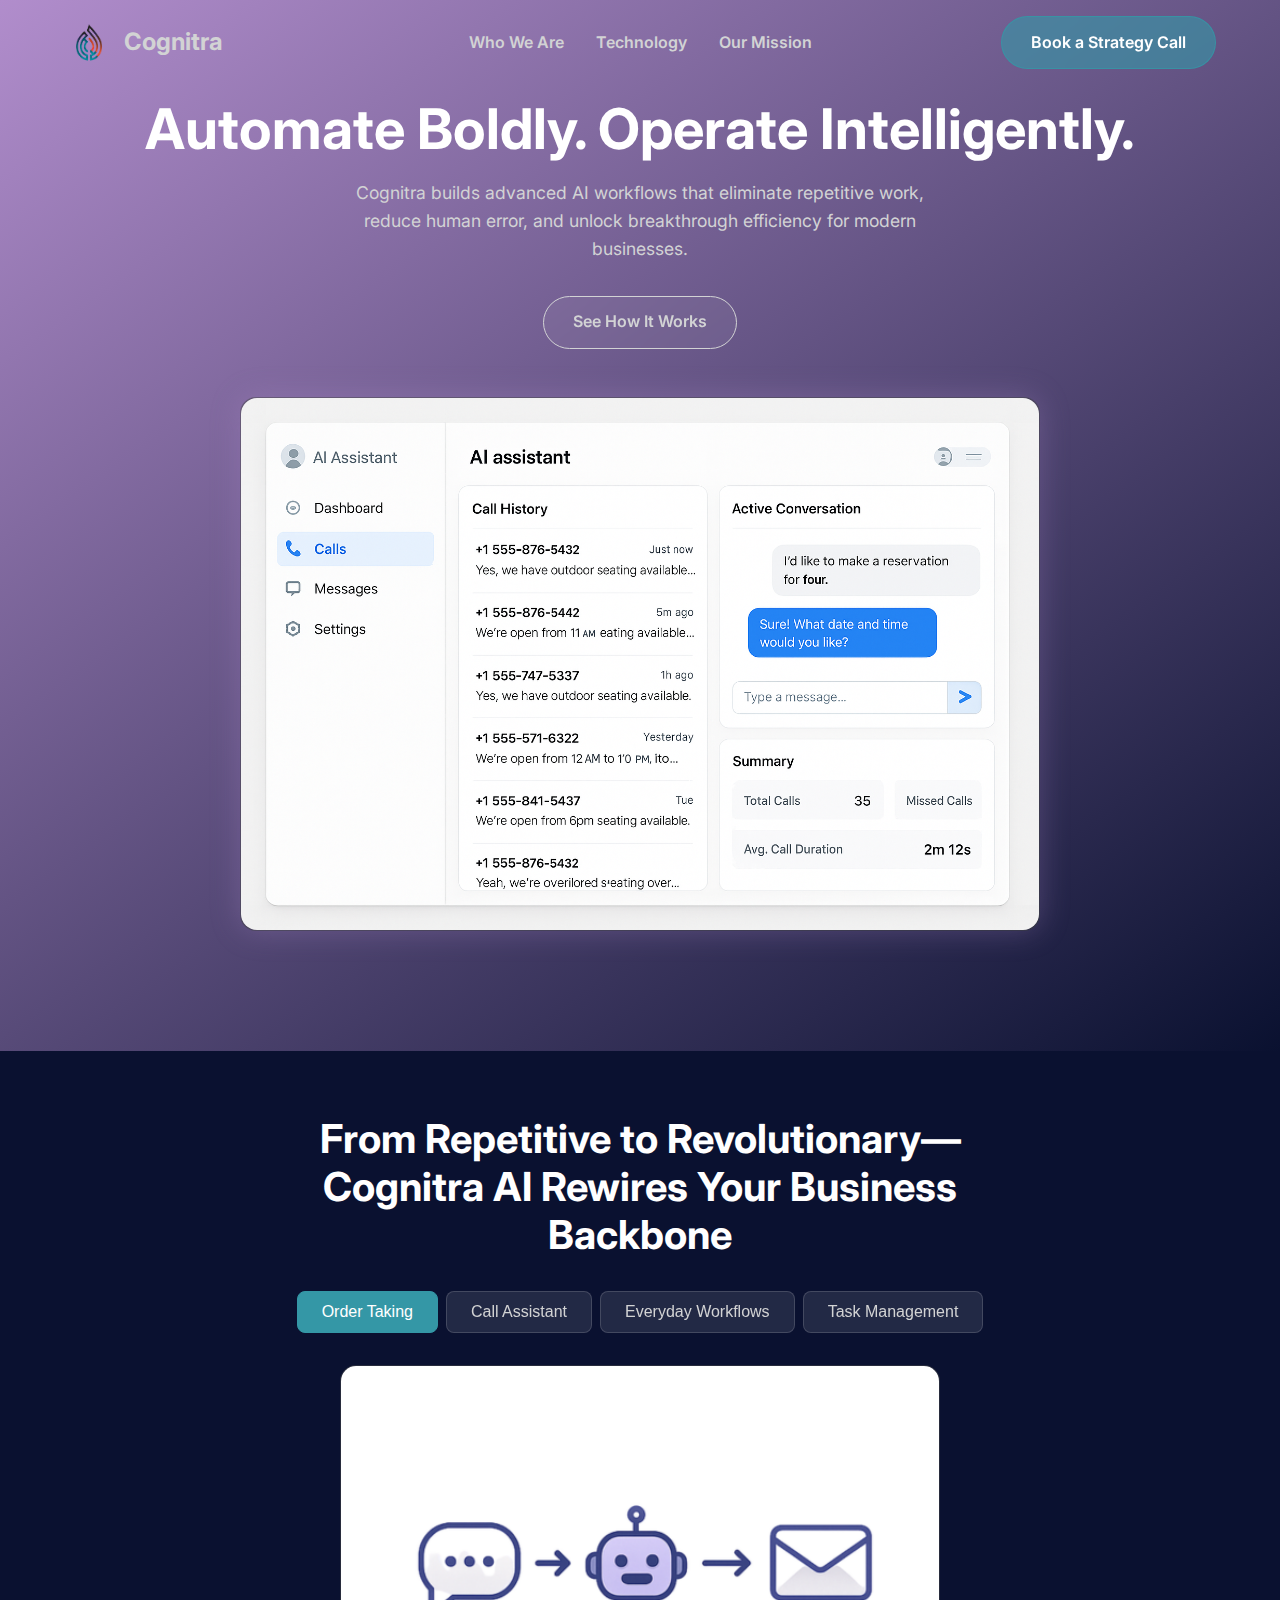
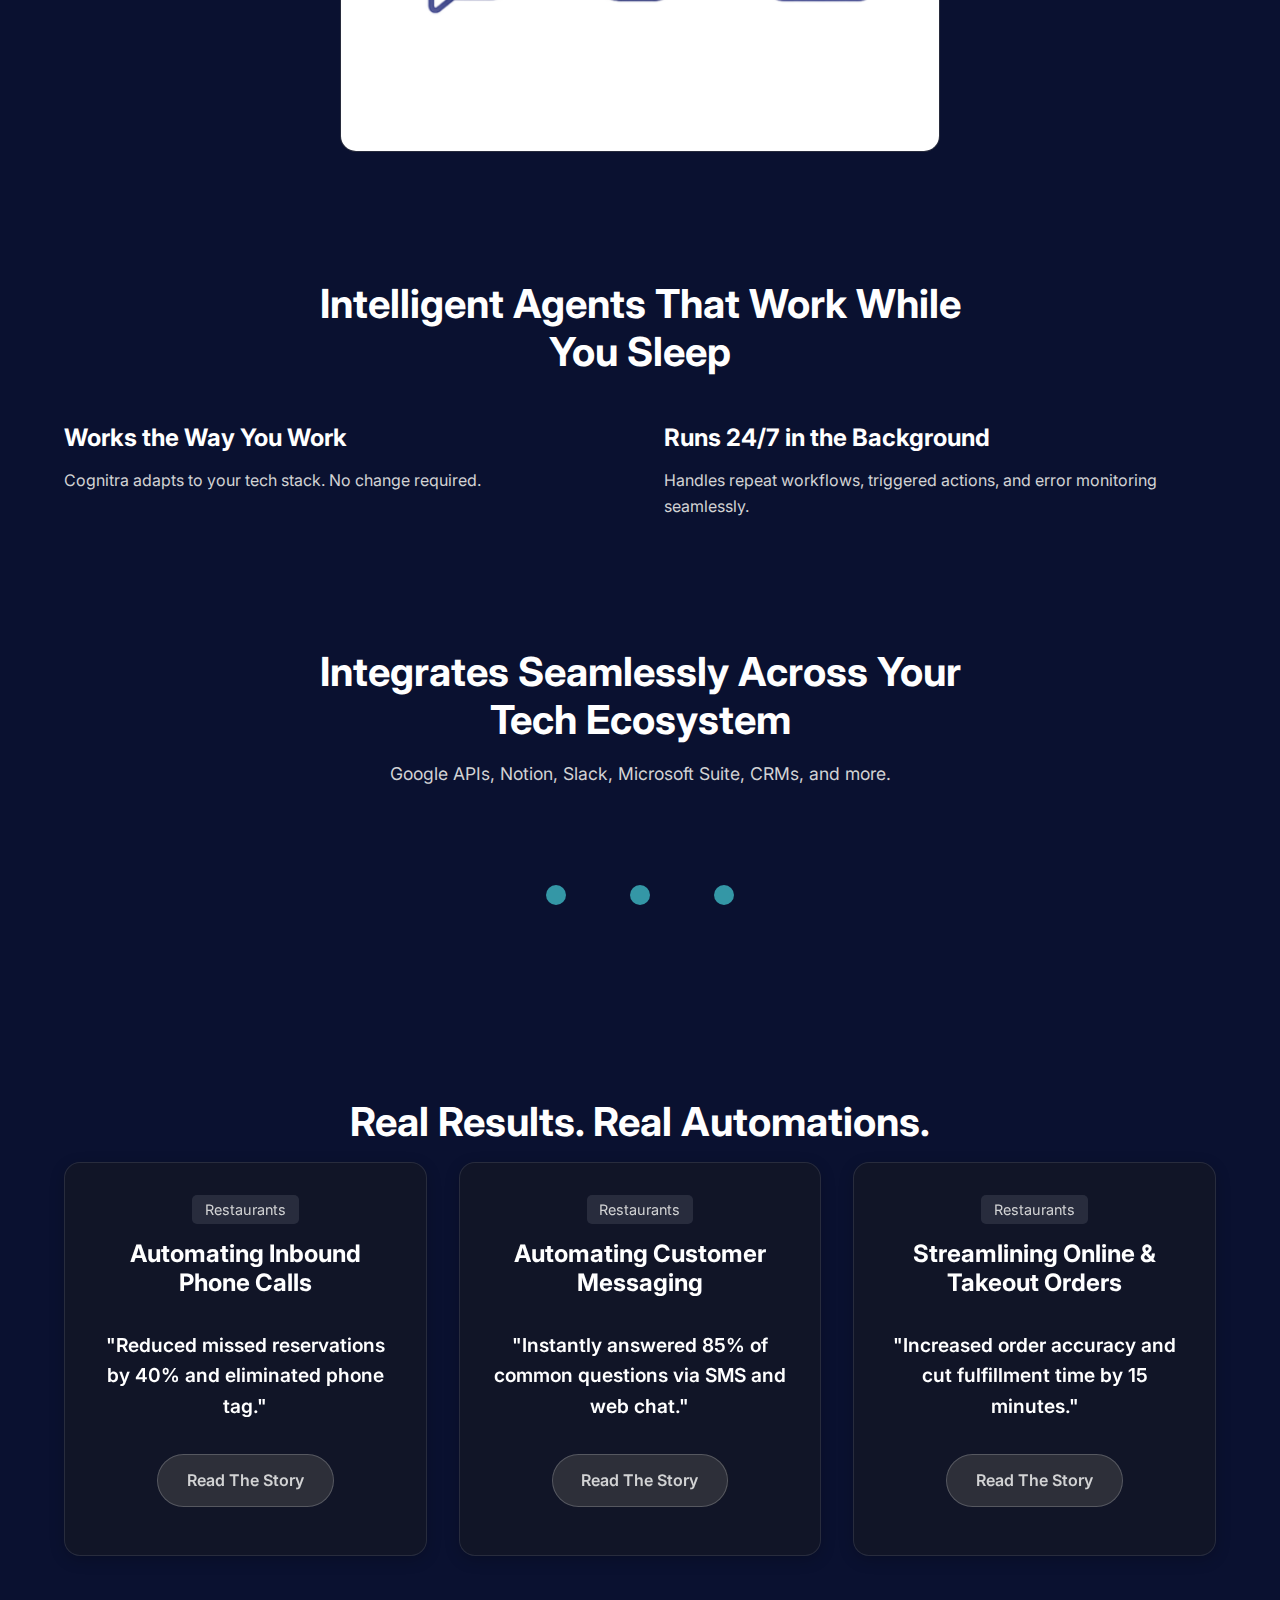
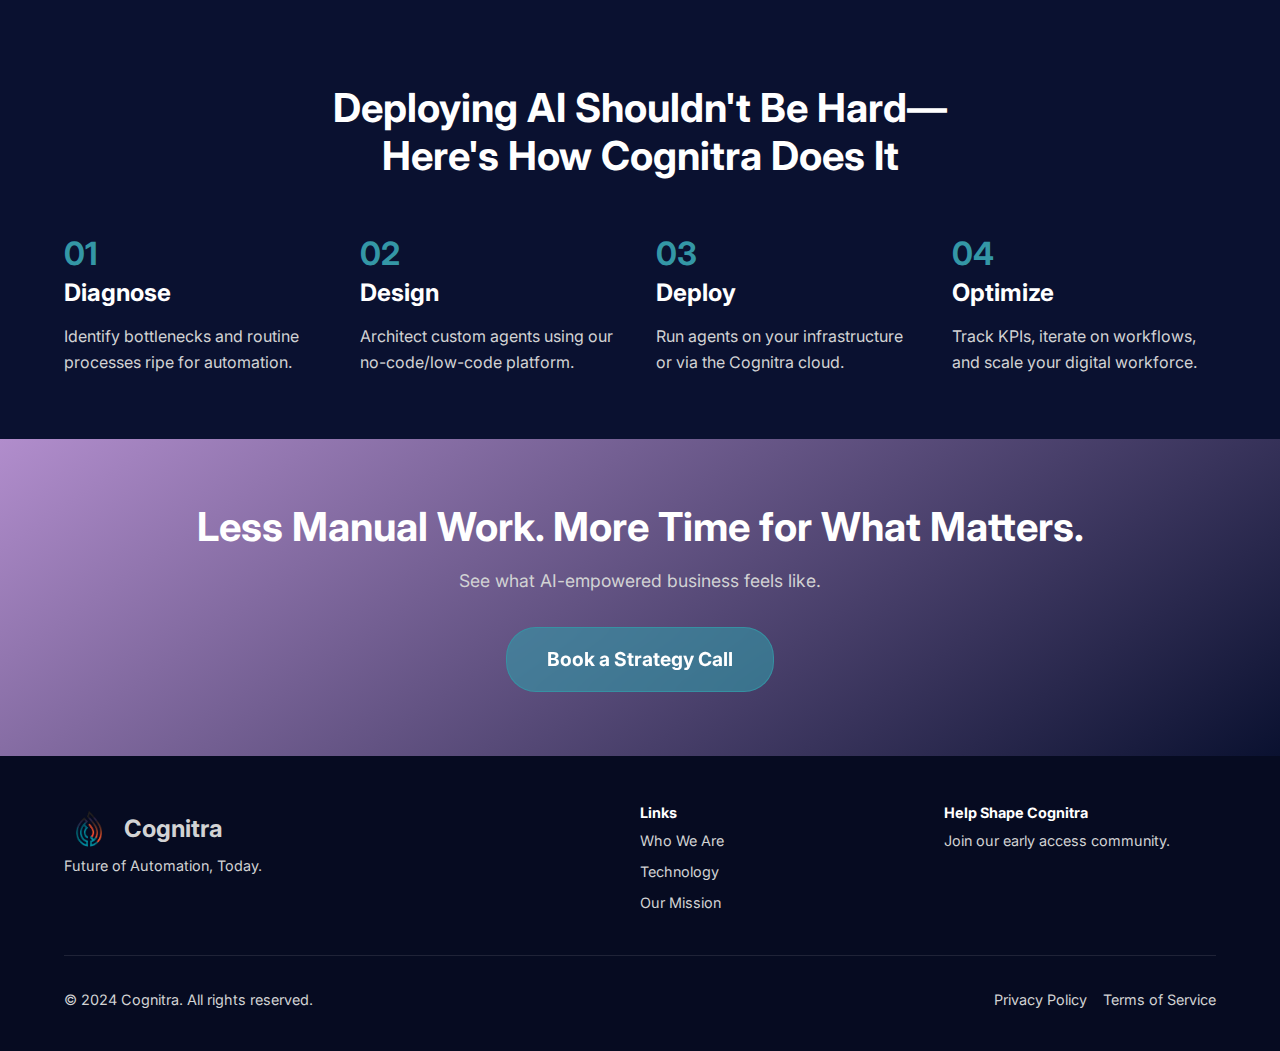
<file: index.html>
<!DOCTYPE html>
<html lang="en">
<head>
    <meta charset="UTF-8">
    <meta name="viewport" content="width=device-width, initial-scale=1.0">
    <title>Cognitra - Automate Boldly. Operate Intelligently.</title>
    <link rel="icon" href="docs/assets/cognitralogo.png" type="image/png">
    <link rel="stylesheet" href="style.css">
    <link rel="preconnect" href="https://fonts.googleapis.com">
    <link rel="preconnect" href="https://fonts.gstatic.com" crossorigin>
    <link href="https://fonts.googleapis.com/css2?family=Inter:wght@400;600;700&display=swap" rel="stylesheet">
    <link rel="stylesheet" href="https://cdnjs.cloudflare.com/ajax/libs/font-awesome/6.5.1/css/all.min.css">
</head>
<body>

    <header>
        <nav class="container">
            <a href="#" class="logo">
                <img src="docs/assets/cognitralogo.png" alt="Cognitra Logo" class="logo-img">
                <span>Cognitra</span>
            </a>
            <button class="nav-toggle" aria-label="Open navigation" aria-expanded="false">&#9776;</button>
            <ul>
                <li><a href="pages/who-we-are.html">Who We Are</a></li>
                <li><a href="pages/technology.html">Technology</a></li>
                <li><a href="pages/our-mission.html">Our Mission</a></li>
                <li class="mobile-only"><a href="#" class="btn btn-primary open-strategy-modal">Book a Strategy Call</a></li>
            </ul>
            <div class="nav-buttons desktop-only">
                <a href="#" class="btn btn-primary open-strategy-modal">Book a Strategy Call</a>
            </div>
        </nav>
    </header>

    <main>
        <!-- 🏁 Hero Section -->
        <section id="hero">
            <div class="container">
                <h1>Automate Boldly. Operate Intelligently.</h1>
                <p class="subheadline">Cognitra builds advanced AI workflows that eliminate repetitive work, reduce human error, and unlock breakthrough efficiency for modern businesses.</p>
                <div class="cta-buttons">
                    <a href="#how-it-works" class="btn btn-ghost">See How It Works</a>
                </div>
                <div class="agent-showcase">
                    <div class="agent-window">
                        <img src="docs/assets/restaurantaggent.png" alt="AI agent dashboard for restaurant automation">
                    </div>
                </div>
            </div>
        </section>

        <!-- ⚙️ Enterprise-Grade AI Workflows Section -->
        <section id="workflows" class="dark-section">
            <div class="container">
                <h2>From Repetitive to Revolutionary—Cognitra AI Rewires Your Business Backbone</h2>
                <div class="toggle-tabs">
                    <button class="active" data-image="docs/assets/ordertaking.png">Order Taking</button>
                    <button data-image="docs/assets/callassistant.png">Call Assistant</button>
                    <button data-image="docs/assets/everydayworkflows.png">Everyday Workflows</button>
                    <button data-image="docs/assets/taskmenagment.png">Task Management</button>
                </div>
                <div class="flow-diagram-window">
                    <img src="docs/assets/ordertaking.png" alt="Workflow diagram for AI agent" id="workflow-image">
                </div>
            </div>
        </section>

        <!-- 🔄 Your Always-On Digital Workforce Section -->
        <section id="workforce" class="dark-section">
            <div class="container">
                <h2>Intelligent Agents That Work While You Sleep</h2>
                <div class="columns">
                    <div class="column">
                        <h3>Works the Way You Work</h3>
                        <p>Cognitra adapts to your tech stack. No change required.</p>
                        <!-- Icons of tools would go here -->
                    </div>
                    <div class="column">
                        <h3>Runs 24/7 in the Background</h3>
                        <p>Handles repeat workflows, triggered actions, and error monitoring seamlessly.</p>
                        <!-- Smart scheduling UI mockup would go here -->
                    </div>
                </div>
            </div>
        </section>

        <!-- 🔌 Deep Integrations Panel -->
        <section id="integrations" class="dark-section">
            <div class="container">
                <h2>Integrates Seamlessly Across Your Tech Ecosystem</h2>
                <p class="subheadline">Google APIs, Notion, Slack, Microsoft Suite, CRMs, and more.</p>
                <div class="integrations-visual">
                    <!-- Placeholder for pulsing nodes illustration -->
                    <div class="node"></div>
                    <div class="node"></div>
                    <div class="node"></div>
                    
                </div>
            </div>
        </section>

        <!-- 📊 Case Study Showcase -->
        <section id="case-studies" class="dark-section">
            <div class="container">
                <h2>Real Results. Real Automations.</h2>
                <div class="case-study-cards">
                    <div class="card" style="text-align:center; display:flex; flex-direction:column; align-items:center; justify-content:center;">
                        <span class="tag">Restaurants</span>
                        <h3>Automating Inbound Phone Calls</h3>
                        <p class="outcome">"Reduced missed reservations by 40% and eliminated phone tag."</p>
                        <div style="margin-top:1rem; margin-bottom:1rem; display:flex; gap:1rem; justify-content:center;">
                            <a href="pages/automating-calls.html" class="btn btn-secondary">Read The Story</a>
                        </div>
                    </div>
                    <div class="card" style="text-align:center; display:flex; flex-direction:column; align-items:center; justify-content:center;">
                        <span class="tag">Restaurants</span>
                        <h3>Automating Customer Messaging</h3>
                        <p class="outcome">"Instantly answered 85% of common questions via SMS and web chat."</p>
                        <div style="margin-top:1rem; margin-bottom:1rem; display:flex; gap:1rem; justify-content:center;">
                            <a href="pages/automating-messages.html" class="btn btn-secondary">Read The Story</a>
                        </div>
                    </div>
                    <div class="card" style="text-align:center; display:flex; flex-direction:column; align-items:center; justify-content:center;">
                        <span class="tag">Restaurants</span>
                        <h3>Streamlining Online & Takeout Orders</h3>
                        <p class="outcome">"Increased order accuracy and cut fulfillment time by 15 minutes."</p>
                        <div style="margin-top:1rem; margin-bottom:1rem; display:flex; gap:1rem; justify-content:center;">
                            <a href="pages/automated-ordering.html" class="btn btn-secondary">Read The Story</a>
                        </div>
                    </div>
                </div>
            </div>
        </section>

        <!-- 🧠 How It Works -->
        <section id="how-it-works" class="dark-section">
            <div class="container">
                <h2>Deploying AI Shouldn't Be Hard—Here's How Cognitra Does It</h2>
                <div class="steps">
                    <div class="step">
                        <div class="step-number">01</div>
                        <h3>Diagnose</h3>
                        <p>Identify bottlenecks and routine processes ripe for automation.</p>
                    </div>
                    <div class="step">
                        <div class="step-number">02</div>
                        <h3>Design</h3>
                        <p>Architect custom agents using our no-code/low-code platform.</p>
                    </div>
                    <div class="step">
                        <div class="step-number">03</div>
                        <h3>Deploy</h3>
                        <p>Run agents on your infrastructure or via the Cognitra cloud.</p>
                    </div>
                    <div class="step">
                        <div class="step-number">04</div>
                        <h3>Optimize</h3>
                        <p>Track KPIs, iterate on workflows, and scale your digital workforce.</p>
                    </div>
                </div>
            </div>
        </section>

        <!-- 🧱 Bottom CTA Banner -->
        <section id="bottom-cta">
            <div class="container">
                <h2>Less Manual Work. More Time for What Matters.</h2>
                <p class="subheadline">See what AI-empowered business feels like.</p>
                <a href="#" class="btn btn-primary open-strategy-modal">Book a Strategy Call</a>
            </div>
        </section>
    </main>

    <footer>
        <div class="container">
            <div class="footer-main">
                <div class="footer-left">
                    <a href="#" class="logo">
                        <img src="docs/assets/cognitralogo.png" alt="Cognitra Logo" class="logo-img">
                        <span>Cognitra</span>
                    </a>
                    <p>Future of Automation, Today.</p>
                </div>
                <div class="footer-center">
                    <h4>Links</h4>
                    <ul>
                        <li><a href="pages/who-we-are.html">Who We Are</a></li>
                        <li><a href="pages/technology.html">Technology</a></li>
                        <li><a href="pages/our-mission.html">Our Mission</a></li>
                    </ul>
                </div>
                <div class="footer-right">
                    <h4>Help Shape Cognitra</h4>
                    <p>Join our early access community.</p>
                    <!-- Add Discord/GitHub icons here if needed -->
                </div>
            </div>
            <div class="footer-bottom">
                <p>&copy; 2024 Cognitra. All rights reserved.</p>
                <ul>
                    <li><a href="#">Privacy Policy</a></li>
                    <li><a href="#">Terms of Service</a></li>
                </ul>
            </div>
        </div>
    </footer>

    <script src="script.js"></script>
</main>

<!-- Modal Popup for Strategy Call -->
<div id="strategy-modal-overlay" class="modal-overlay">
    <div class="modal-window">
        <form id="strategy-contact-form" class="contact-form">
            <h2>Contact Us</h2>
            <label for="contact-name">Name & Surname</label>
            <input type="text" id="contact-name" name="name" required placeholder="Your full name">

            <label for="contact-email">Email</label>
            <input type="email" id="contact-email" name="email" required placeholder="you@email.com">

            <label for="contact-position">Position & Company</label>
            <input type="text" id="contact-position" name="position" required placeholder="Your position & company">

            <label for="contact-message">Brief Description</label>
            <textarea id="contact-message" name="message" rows="4" required placeholder="How can we help you?"></textarea>

            <button type="submit" class="btn btn-primary" id="send-contact-btn">Send</button>
        </form>
    </div>
</div>

<script src="script.js"></script>
</body>
</html>
</file>
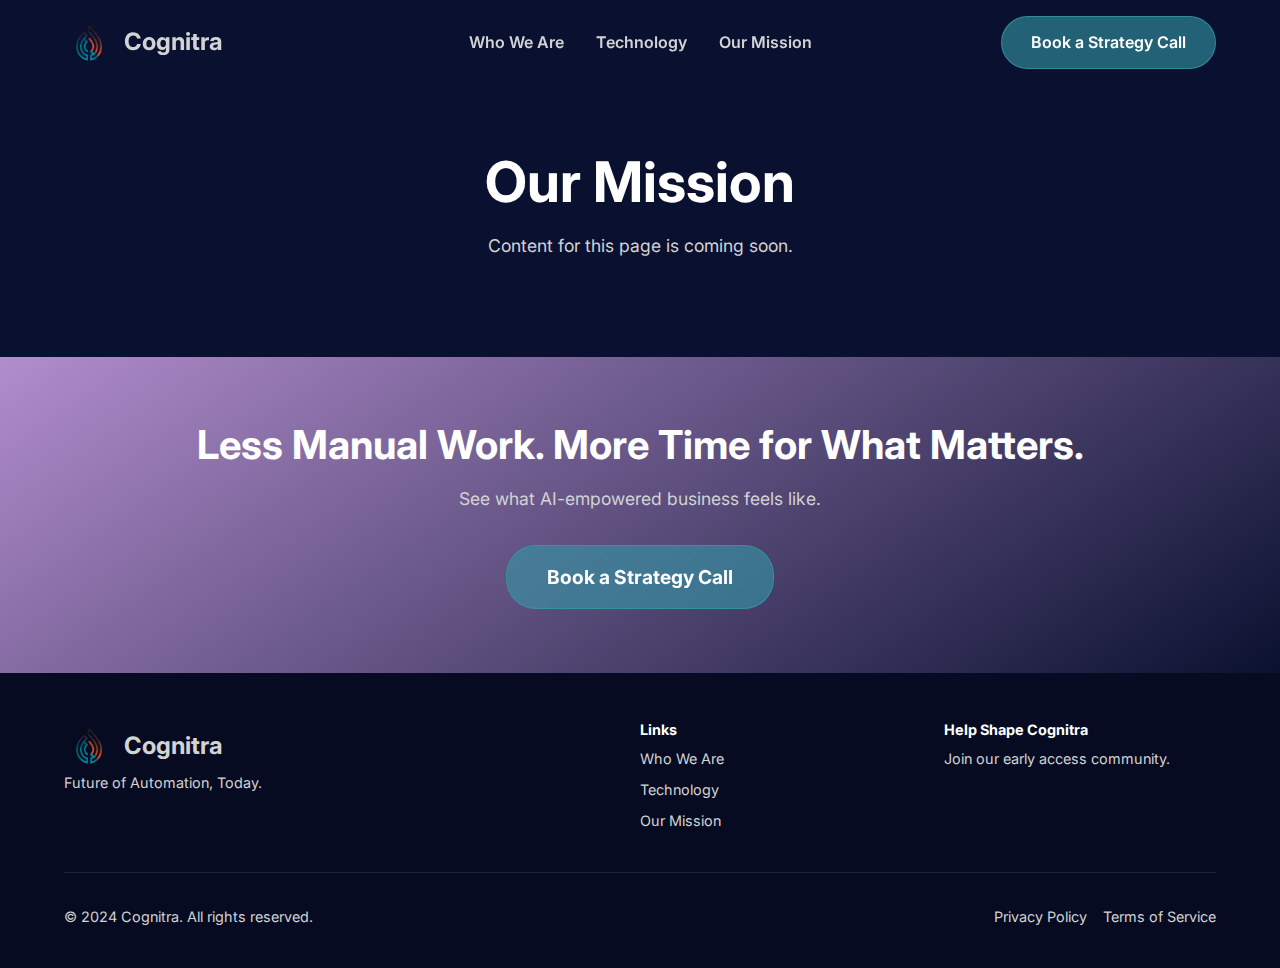
<file: our-mission.html>
<!DOCTYPE html>
<html lang="en">
<head>
    <meta charset="UTF-8">
    <meta name="viewport" content="width=device-width, initial-scale=1.0">
    <title>Our Mission - Cognitra</title>
    <link rel="stylesheet" href="../style.css">
    <link rel="preconnect" href="https://fonts.googleapis.com">
    <link rel="preconnect" href="https://fonts.gstatic.com" crossorigin>
    <link href="https://fonts.googleapis.com/css2?family=Inter:wght@400;600;700&display=swap" rel="stylesheet">
    <link rel="stylesheet" href="https://cdnjs.cloudflare.com/ajax/libs/font-awesome/6.5.1/css/all.min.css">
</head>
<body class="subpage">

    <header>
        <nav class="container">
            <a href="../index.html" class="logo">
                <img src="../docs/assets/cognitralogo.png" alt="Cognitra Logo" class="logo-img">
                <span>Cognitra</span>
            </a>
            <ul>
                <li><a href="who-we-are.html">Who We Are</a></li>
                <li><a href="technology.html">Technology</a></li>
                <li><a href="our-mission.html">Our Mission</a></li>
            </ul>
            <div class="nav-buttons">
                <a href="#" class="btn btn-primary">Book a Strategy Call</a>
            </div>
        </nav>
    </header>

    <main>
        <section class="container" style="text-align: center;">
             <h1>Our Mission</h1>
             <p class="subheadline">Content for this page is coming soon.</p>
        </section>

        <!-- Bottom CTA Banner -->
        <section id="bottom-cta">
            <div class="container">
                <h2>Less Manual Work. More Time for What Matters.</h2>
                <p class="subheadline">See what AI-empowered business feels like.</p>
                <a href="#" class="btn btn-primary">Book a Strategy Call</a>
            </div>
        </section>
    </main>

    <footer>
        <div class="container">
            <div class="footer-main">
                <div class="footer-left">
                    <a href="../index.html" class="logo">
                        <img src="../docs/assets/cognitralogo.png" alt="Cognitra Logo" class="logo-img">
                        <span>Cognitra</span>
                    </a>
                    <p>Future of Automation, Today.</p>
                </div>
                <div class="footer-center">
                    <h4>Links</h4>
                    <ul>
                        <li><a href="who-we-are.html">Who We Are</a></li>
                        <li><a href="technology.html">Technology</a></li>
                        <li><a href="our-mission.html">Our Mission</a></li>
                    </ul>
                </div>
                <div class="footer-right">
                    <h4>Help Shape Cognitra</h4>
                    <p>Join our early access community.</p>
                </div>
            </div>
            <div class="footer-bottom">
                <p>&copy; 2024 Cognitra. All rights reserved.</p>
                <ul>
                    <li><a href="#">Privacy Policy</a></li>
                    <li><a href="#">Terms of Service</a></li>
                </ul>
            </div>
        </div>
    </footer>

    <script src="../script.js"></script>
</body>
</html>
</file>
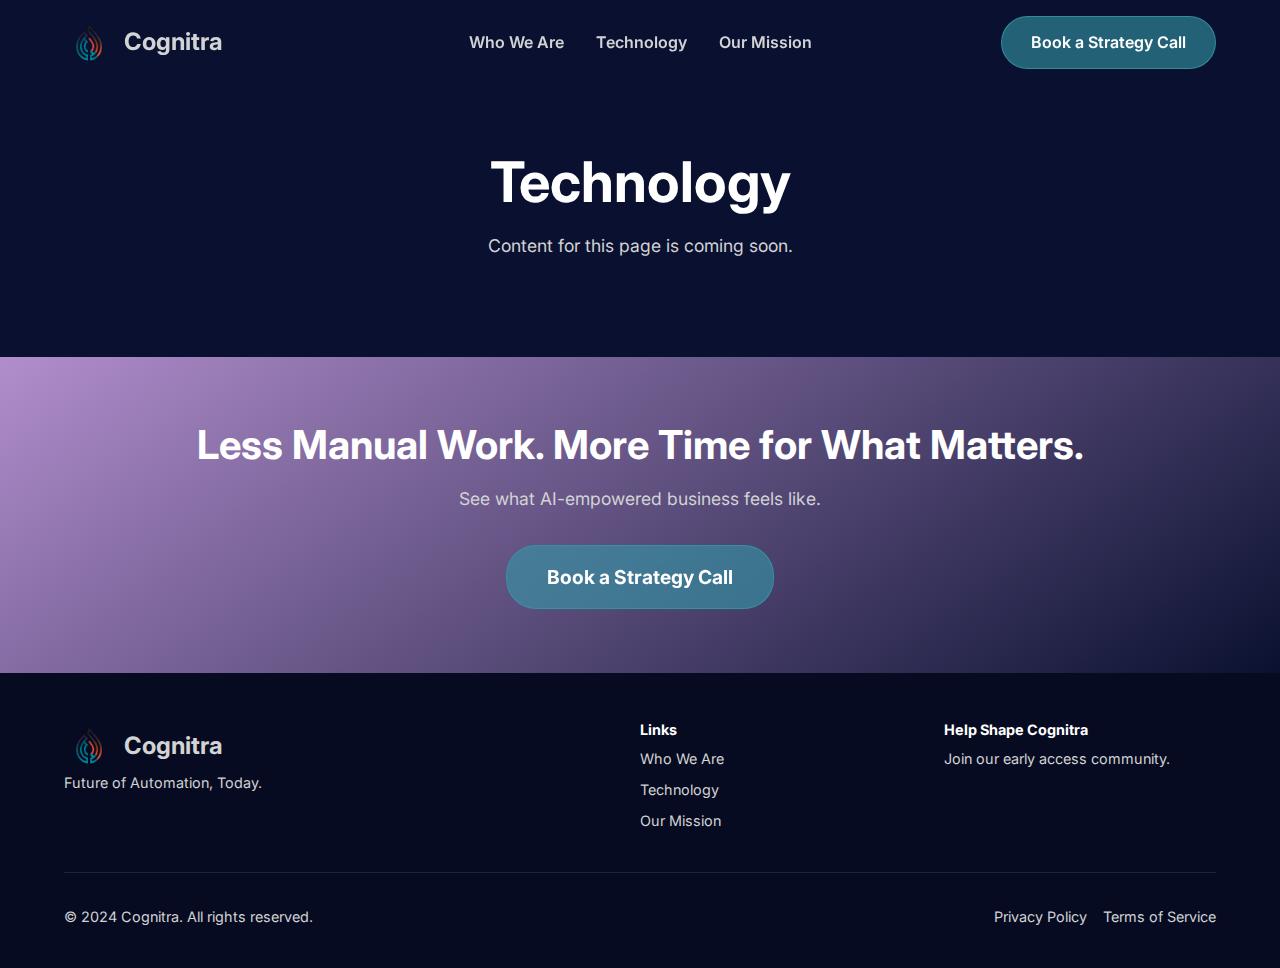
<file: technology.html>
<!DOCTYPE html>
<html lang="en">
<head>
    <meta charset="UTF-8">
    <meta name="viewport" content="width=device-width, initial-scale=1.0">
    <title>Technology - Cognitra</title>
    <link rel="stylesheet" href="../style.css">
    <link rel="preconnect" href="https://fonts.googleapis.com">
    <link rel="preconnect" href="https://fonts.gstatic.com" crossorigin>
    <link href="https://fonts.googleapis.com/css2?family=Inter:wght@400;600;700&display=swap" rel="stylesheet">
    <link rel="stylesheet" href="https://cdnjs.cloudflare.com/ajax/libs/font-awesome/6.5.1/css/all.min.css">
</head>
<body class="subpage">

    <header>
        <nav class="container">
            <a href="../index.html" class="logo">
                <img src="../docs/assets/cognitralogo.png" alt="Cognitra Logo" class="logo-img">
                <span>Cognitra</span>
            </a>
            <ul>
                <li><a href="who-we-are.html">Who We Are</a></li>
                <li><a href="technology.html">Technology</a></li>
                <li><a href="our-mission.html">Our Mission</a></li>
            </ul>
            <div class="nav-buttons">
                <a href="#" class="btn btn-primary">Book a Strategy Call</a>
            </div>
        </nav>
    </header>

    <main>
        <section class="container" style="text-align: center;">
             <h1>Technology</h1>
             <p class="subheadline">Content for this page is coming soon.</p>
        </section>

        <!-- Bottom CTA Banner -->
        <section id="bottom-cta">
            <div class="container">
                <h2>Less Manual Work. More Time for What Matters.</h2>
                <p class="subheadline">See what AI-empowered business feels like.</p>
                <a href="#" class="btn btn-primary">Book a Strategy Call</a>
            </div>
        </section>
    </main>

    <footer>
        <div class="container">
            <div class="footer-main">
                <div class="footer-left">
                    <a href="../index.html" class="logo">
                        <img src="../docs/assets/cognitralogo.png" alt="Cognitra Logo" class="logo-img">
                        <span>Cognitra</span>
                    </a>
                    <p>Future of Automation, Today.</p>
                </div>
                <div class="footer-center">
                    <h4>Links</h4>
                    <ul>
                        <li><a href="who-we-are.html">Who We Are</a></li>
                        <li><a href="technology.html">Technology</a></li>
                        <li><a href="our-mission.html">Our Mission</a></li>
                    </ul>
                </div>
                <div class="footer-right">
                    <h4>Help Shape Cognitra</h4>
                    <p>Join our early access community.</p>
                </div>
            </div>
            <div class="footer-bottom">
                <p>&copy; 2024 Cognitra. All rights reserved.</p>
                <ul>
                    <li><a href="#">Privacy Policy</a></li>
                    <li><a href="#">Terms of Service</a></li>
                </ul>
            </div>
        </div>
    </footer>

    <script src="../script.js"></script>
</body>
</html>
</file>
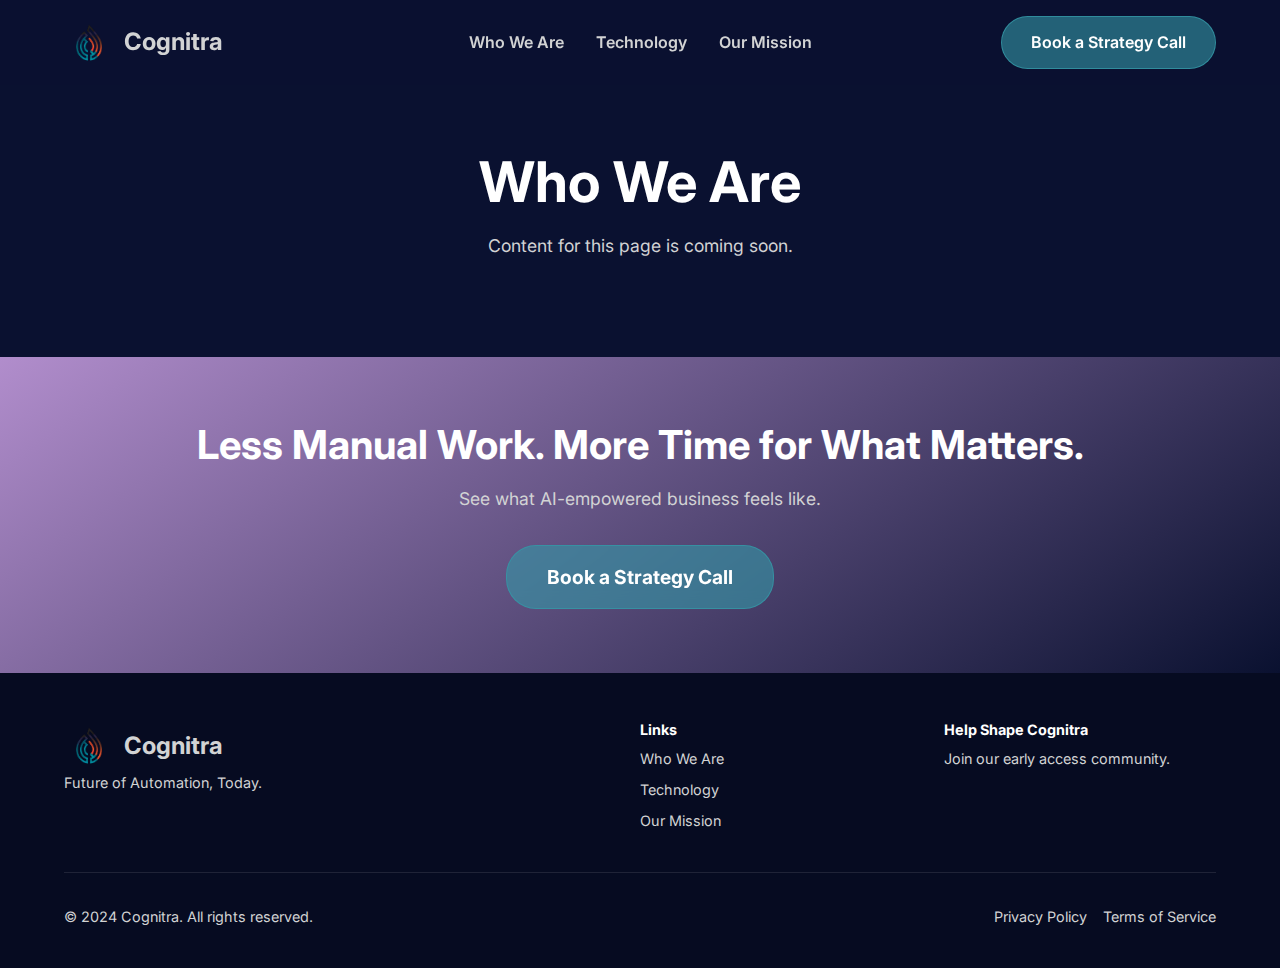
<file: who-we-are.html>
<!DOCTYPE html>
<html lang="en">
<head>
    <meta charset="UTF-8">
    <meta name="viewport" content="width=device-width, initial-scale=1.0">
    <title>Who We Are - Cognitra</title>
    <link rel="stylesheet" href="../style.css">
    <link rel="preconnect" href="https://fonts.googleapis.com">
    <link rel="preconnect" href="https://fonts.gstatic.com" crossorigin>
    <link href="https://fonts.googleapis.com/css2?family=Inter:wght@400;600;700&display=swap" rel="stylesheet">
    <link rel="stylesheet" href="https://cdnjs.cloudflare.com/ajax/libs/font-awesome/6.5.1/css/all.min.css">
</head>
<body class="subpage">

    <header>
        <nav class="container">
            <a href="../index.html" class="logo">
                <img src="../docs/assets/cognitralogo.png" alt="Cognitra Logo" class="logo-img">
                <span>Cognitra</span>
            </a>
            <ul>
                <li><a href="who-we-are.html">Who We Are</a></li>
                <li><a href="technology.html">Technology</a></li>
                <li><a href="our-mission.html">Our Mission</a></li>
            </ul>
            <div class="nav-buttons">
                <a href="#" class="btn btn-primary">Book a Strategy Call</a>
            </div>
        </nav>
    </header>

    <main>
        <section class="container" style="text-align: center;">
             <h1>Who We Are</h1>
             <p class="subheadline">Content for this page is coming soon.</p>
        </section>

        <!-- Bottom CTA Banner -->
        <section id="bottom-cta">
            <div class="container">
                <h2>Less Manual Work. More Time for What Matters.</h2>
                <p class="subheadline">See what AI-empowered business feels like.</p>
                <a href="#" class="btn btn-primary">Book a Strategy Call</a>
            </div>
        </section>
    </main>

    <footer>
        <div class="container">
            <div class="footer-main">
                <div class="footer-left">
                    <a href="../index.html" class="logo">
                        <img src="../docs/assets/cognitralogo.png" alt="Cognitra Logo" class="logo-img">
                        <span>Cognitra</span>
                    </a>
                    <p>Future of Automation, Today.</p>
                </div>
                <div class="footer-center">
                    <h4>Links</h4>
                    <ul>
                        <li><a href="who-we-are.html">Who We Are</a></li>
                        <li><a href="technology.html">Technology</a></li>
                        <li><a href="our-mission.html">Our Mission</a></li>
                    </ul>
                </div>
                <div class="footer-right">
                    <h4>Help Shape Cognitra</h4>
                    <p>Join our early access community.</p>
                </div>
            </div>
            <div class="footer-bottom">
                <p>&copy; 2024 Cognitra. All rights reserved.</p>
                <ul>
                    <li><a href="#">Privacy Policy</a></li>
                    <li><a href="#">Terms of Service</a></li>
                </ul>
            </div>
        </div>
    </footer>

    <script src="../script.js"></script>
</body>
</html>
</file>
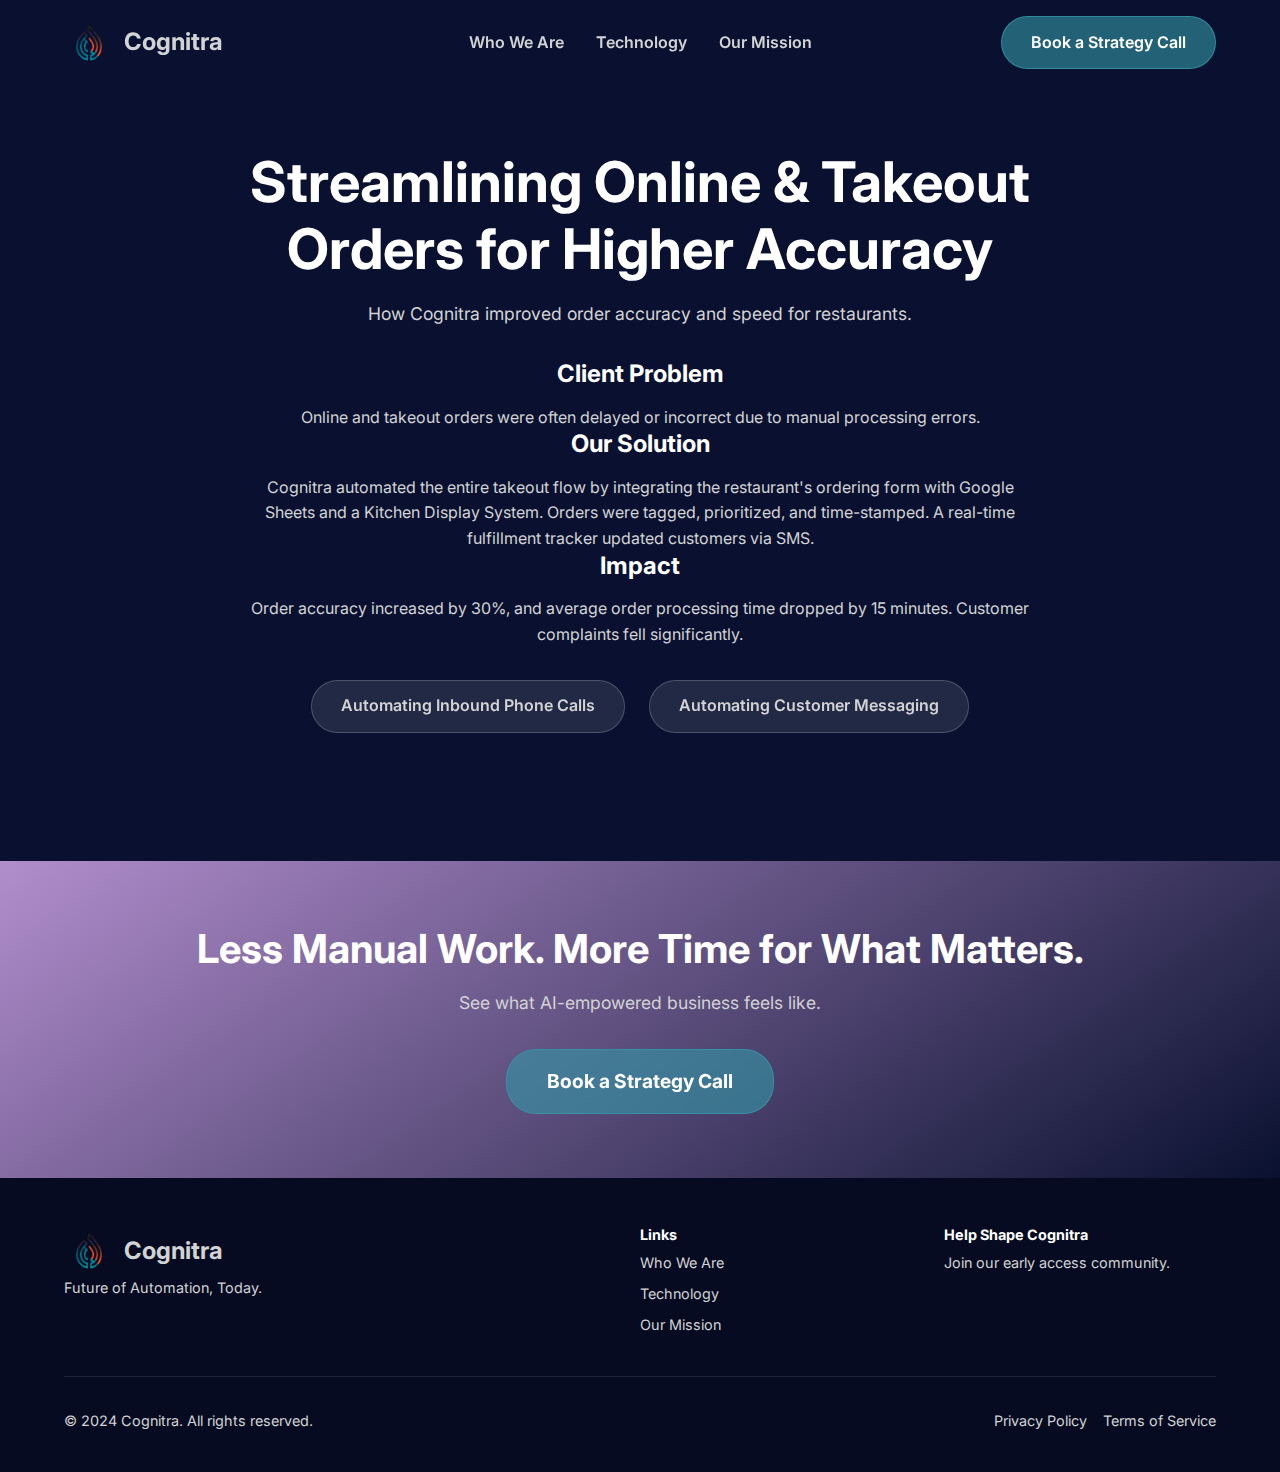
<file: pages/automated-ordering.html>
<!DOCTYPE html>
<html lang="en">
<head>
    <meta charset="UTF-8">
    <meta name="viewport" content="width=device-width, initial-scale=1.0">
    <title>Streamlining Online & Takeout Orders | Cognitra</title>
    <link rel="icon" href="../docs/assets/cognitralogo.png" type="image/png">
    <link rel="stylesheet" href="../style.css">
    <link rel="preconnect" href="https://fonts.googleapis.com">
    <link rel="preconnect" href="https://fonts.gstatic.com" crossorigin>
    <link href="https://fonts.googleapis.com/css2?family=Inter:wght@400;600;700&display=swap" rel="stylesheet">
    <link rel="stylesheet" href="https://cdnjs.cloudflare.com/ajax/libs/font-awesome/6.5.1/css/all.min.css">
</head>
<body class="subpage">
    <header>
        <nav class="container">
            <a href="../index.html" class="logo">
                <img src="../docs/assets/cognitralogo.png" alt="Cognitra Logo" class="logo-img">
                <span>Cognitra</span>
            </a>
            <ul>
                <li><a href="who-we-are.html">Who We Are</a></li>
                <li><a href="technology.html">Technology</a></li>
                <li><a href="our-mission.html">Our Mission</a></li>
            </ul>
            <div class="nav-buttons">
                <a href="#" class="btn btn-primary open-strategy-modal">Book a Strategy Call</a>
            </div>
        </nav>
    </header>
    <main>
        <section class="container">
            <div style="text-align: center; max-width: 800px; margin: 0 auto 4rem auto;">
                <h1>Streamlining Online & Takeout Orders for Higher Accuracy</h1>
                <p class="subheadline">How Cognitra improved order accuracy and speed for restaurants.</p>
                <div style="margin: 0 auto; text-align: center;">
                    <h3>Client Problem</h3>
                    <p>Online and takeout orders were often delayed or incorrect due to manual processing errors.</p>
                    <h3>Our Solution</h3>
                    <p>Cognitra automated the entire takeout flow by integrating the restaurant's ordering form with Google Sheets and a Kitchen Display System. Orders were tagged, prioritized, and time-stamped. A real-time fulfillment tracker updated customers via SMS.</p>
                    <h3>Impact</h3>
                    <p>Order accuracy increased by 30%, and average order processing time dropped by 15 minutes. Customer complaints fell significantly.</p>
                    <div class="blog-switch-buttons" style="display:flex; justify-content:center; gap:1.5rem; margin-top:2rem;">
                        <a href="automating-calls.html" class="btn btn-secondary">Automating Inbound Phone Calls</a>
                        <a href="automating-messages.html" class="btn btn-secondary">Automating Customer Messaging</a>
                    </div>
                </div>
            </div>
        </section>
        <!-- Bottom CTA Banner -->
        <section id="bottom-cta">
            <div class="container">
                <h2>Less Manual Work. More Time for What Matters.</h2>
                <p class="subheadline">See what AI-empowered business feels like.</p>
                <a href="#" class="btn btn-primary open-strategy-modal">Book a Strategy Call</a>
            </div>
        </section>
    </main>
    <footer>
        <div class="container">
            <div class="footer-main">
                <div class="footer-left">
                    <a href="../index.html" class="logo">
                        <img src="../docs/assets/cognitralogo.png" alt="Cognitra Logo" class="logo-img">
                        <span>Cognitra</span>
                    </a>
                    <p>Future of Automation, Today.</p>
                </div>
                <div class="footer-center">
                    <h4>Links</h4>
                    <ul>
                        <li><a href="who-we-are.html">Who We Are</a></li>
                        <li><a href="technology.html">Technology</a></li>
                        <li><a href="our-mission.html">Our Mission</a></li>
                    </ul>
                </div>
                <div class="footer-right">
                    <h4>Help Shape Cognitra</h4>
                    <p>Join our early access community.</p>
                </div>
            </div>
            <div class="footer-bottom">
                <p>&copy; 2024 Cognitra. All rights reserved.</p>
                <ul>
                    <li><a href="#">Privacy Policy</a></li>
                    <li><a href="#">Terms of Service</a></li>
                </ul>
            </div>
        </div>
    </footer>
    <script src="../script.js"></script>
    <!-- Modal Popup for Strategy Call (shared) -->
    <div id="strategy-modal-overlay" class="modal-overlay">
        <div class="modal-window">
            <form id="strategy-contact-form" class="contact-form">
                <h2>Contact Us</h2>
                <label for="contact-name">Name & Surname</label>
                <input type="text" id="contact-name" name="name" required placeholder="Your full name">
                <label for="contact-email">Email</label>
                <input type="email" id="contact-email" name="email" required placeholder="you@email.com">
                <label for="contact-position">Position & Company</label>
                <input type="text" id="contact-position" name="position" required placeholder="Your position & company">
                <label for="contact-message">Brief Description</label>
                <textarea id="contact-message" name="message" rows="4" required placeholder="How can we help you?"></textarea>
                <button type="submit" class="btn btn-primary" id="send-contact-btn">Send</button>
            </form>
        </div>
    </div>
</body>
</html>
</file>
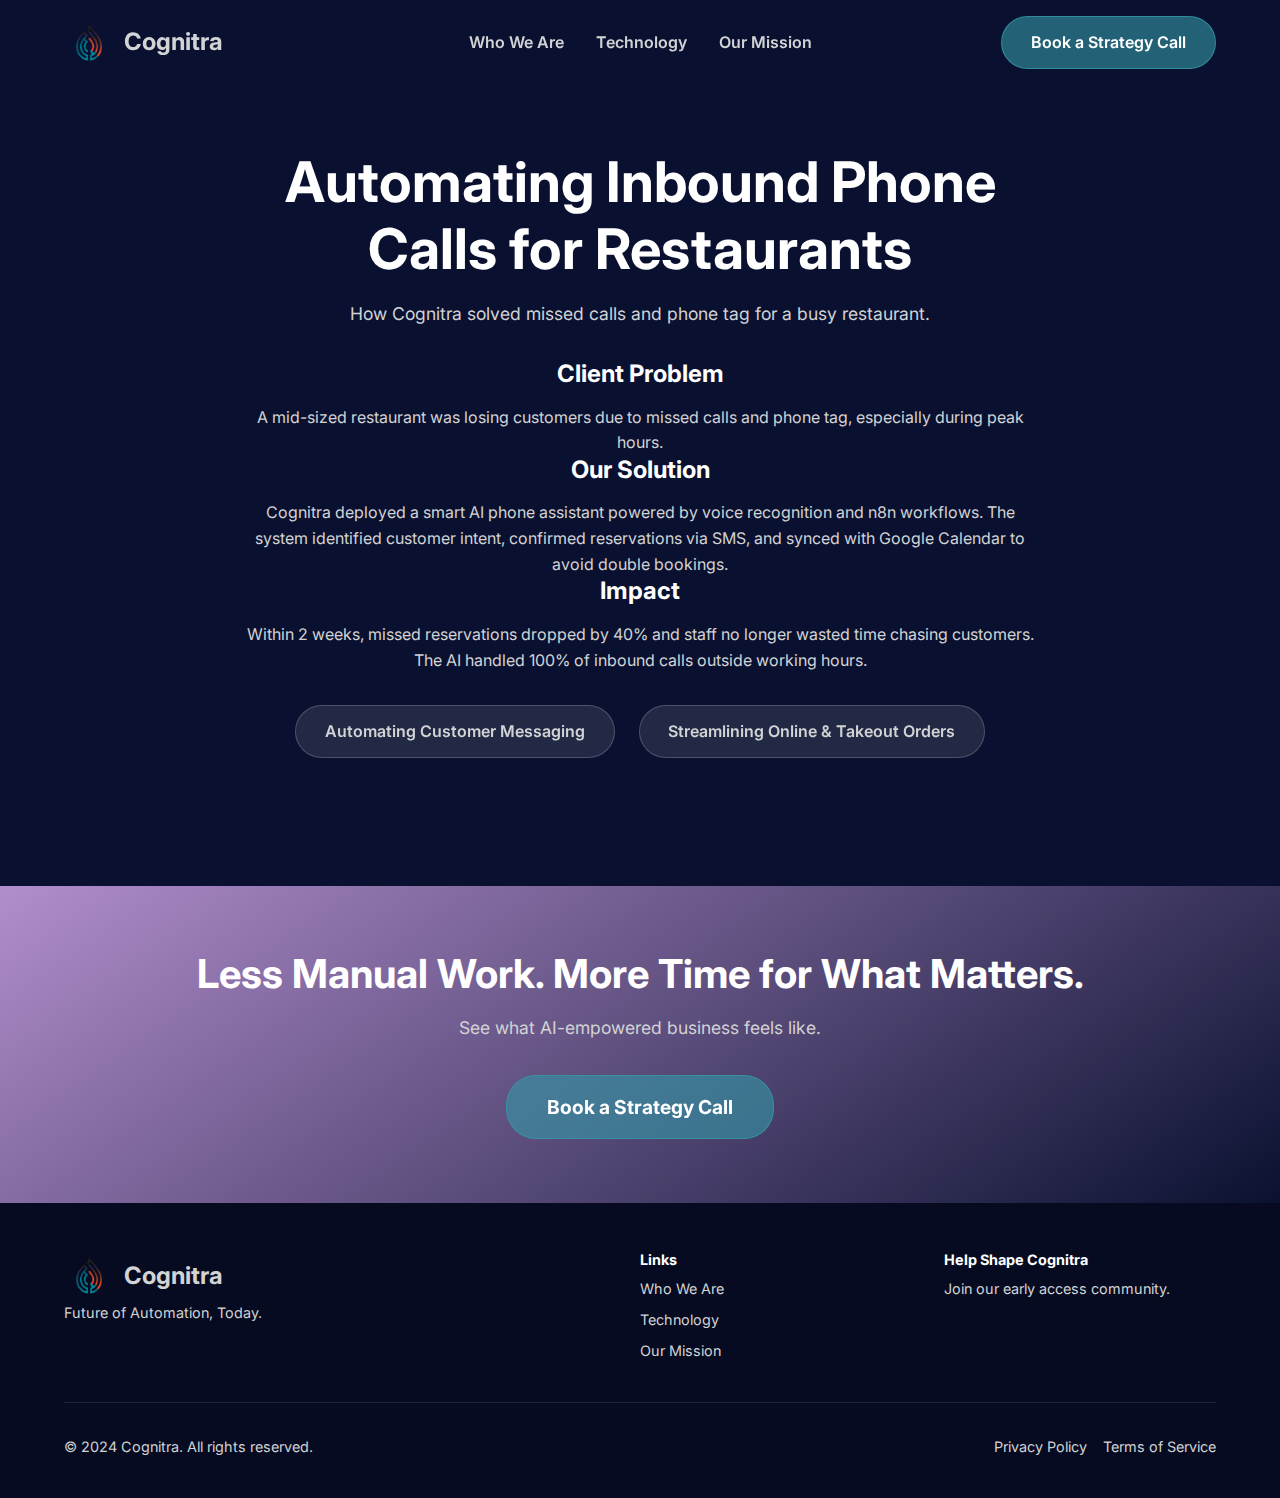
<file: pages/automating-calls.html>
<!DOCTYPE html>
<html lang="en">
<head>
    <meta charset="UTF-8">
    <meta name="viewport" content="width=device-width, initial-scale=1.0">
    <title>Automating Inbound Phone Calls | Cognitra</title>
    <link rel="icon" href="../docs/assets/cognitralogo.png" type="image/png">
    <link rel="stylesheet" href="../style.css">
    <link rel="preconnect" href="https://fonts.googleapis.com">
    <link rel="preconnect" href="https://fonts.gstatic.com" crossorigin>
    <link href="https://fonts.googleapis.com/css2?family=Inter:wght@400;600;700&display=swap" rel="stylesheet">
    <link rel="stylesheet" href="https://cdnjs.cloudflare.com/ajax/libs/font-awesome/6.5.1/css/all.min.css">
</head>
<body class="subpage">
    <header>
        <nav class="container">
            <a href="../index.html" class="logo">
                <img src="../docs/assets/cognitralogo.png" alt="Cognitra Logo" class="logo-img">
                <span>Cognitra</span>
            </a>
            <ul>
                <li><a href="who-we-are.html">Who We Are</a></li>
                <li><a href="technology.html">Technology</a></li>
                <li><a href="our-mission.html">Our Mission</a></li>
            </ul>
            <div class="nav-buttons">
                <a href="#" class="btn btn-primary open-strategy-modal">Book a Strategy Call</a>
            </div>
        </nav>
    </header>
    <main>
        <section class="container">
            <div style="text-align: center; max-width: 800px; margin: 0 auto 4rem auto;">
                <h1>Automating Inbound Phone Calls for Restaurants</h1>
                <p class="subheadline">How Cognitra solved missed calls and phone tag for a busy restaurant.</p>
                <div style="margin: 0 auto; text-align: center;">
                    <h3>Client Problem</h3>
                    <p>A mid-sized restaurant was losing customers due to missed calls and phone tag, especially during peak hours.</p>
                    <h3>Our Solution</h3>
                    <p>Cognitra deployed a smart AI phone assistant powered by voice recognition and n8n workflows. The system identified customer intent, confirmed reservations via SMS, and synced with Google Calendar to avoid double bookings.</p>
                    <h3>Impact</h3>
                    <p>Within 2 weeks, missed reservations dropped by 40% and staff no longer wasted time chasing customers. The AI handled 100% of inbound calls outside working hours.</p>
                    <div class="blog-switch-buttons" style="display:flex; justify-content:center; gap:1.5rem; margin-top:2rem;">
                        <a href="automating-messages.html" class="btn btn-secondary">Automating Customer Messaging</a>
                        <a href="automated-ordering.html" class="btn btn-secondary">Streamlining Online & Takeout Orders</a>
                    </div>
                </div>
            </div>
        </section>
        <!-- Bottom CTA Banner -->
        <section id="bottom-cta">
            <div class="container">
                <h2>Less Manual Work. More Time for What Matters.</h2>
                <p class="subheadline">See what AI-empowered business feels like.</p>
                <a href="#" class="btn btn-primary open-strategy-modal">Book a Strategy Call</a>
            </div>
        </section>
    </main>
    <footer>
        <div class="container">
            <div class="footer-main">
                <div class="footer-left">
                    <a href="../index.html" class="logo">
                        <img src="../docs/assets/cognitralogo.png" alt="Cognitra Logo" class="logo-img">
                        <span>Cognitra</span>
                    </a>
                    <p>Future of Automation, Today.</p>
                </div>
                <div class="footer-center">
                    <h4>Links</h4>
                    <ul>
                        <li><a href="who-we-are.html">Who We Are</a></li>
                        <li><a href="technology.html">Technology</a></li>
                        <li><a href="our-mission.html">Our Mission</a></li>
                    </ul>
                </div>
                <div class="footer-right">
                    <h4>Help Shape Cognitra</h4>
                    <p>Join our early access community.</p>
                </div>
            </div>
            <div class="footer-bottom">
                <p>&copy; 2024 Cognitra. All rights reserved.</p>
                <ul>
                    <li><a href="#">Privacy Policy</a></li>
                    <li><a href="#">Terms of Service</a></li>
                </ul>
            </div>
        </div>
    </footer>
    <script src="../script.js"></script>
    <!-- Modal Popup for Strategy Call (shared) -->
    <div id="strategy-modal-overlay" class="modal-overlay">
        <div class="modal-window">
            <form id="strategy-contact-form" class="contact-form">
                <h2>Contact Us</h2>
                <label for="contact-name">Name & Surname</label>
                <input type="text" id="contact-name" name="name" required placeholder="Your full name">
                <label for="contact-email">Email</label>
                <input type="email" id="contact-email" name="email" required placeholder="you@email.com">
                <label for="contact-position">Position & Company</label>
                <input type="text" id="contact-position" name="position" required placeholder="Your position & company">
                <label for="contact-message">Brief Description</label>
                <textarea id="contact-message" name="message" rows="4" required placeholder="How can we help you?"></textarea>
                <button type="submit" class="btn btn-primary" id="send-contact-btn">Send</button>
            </form>
        </div>
    </div>
</body>
</html>
</file>
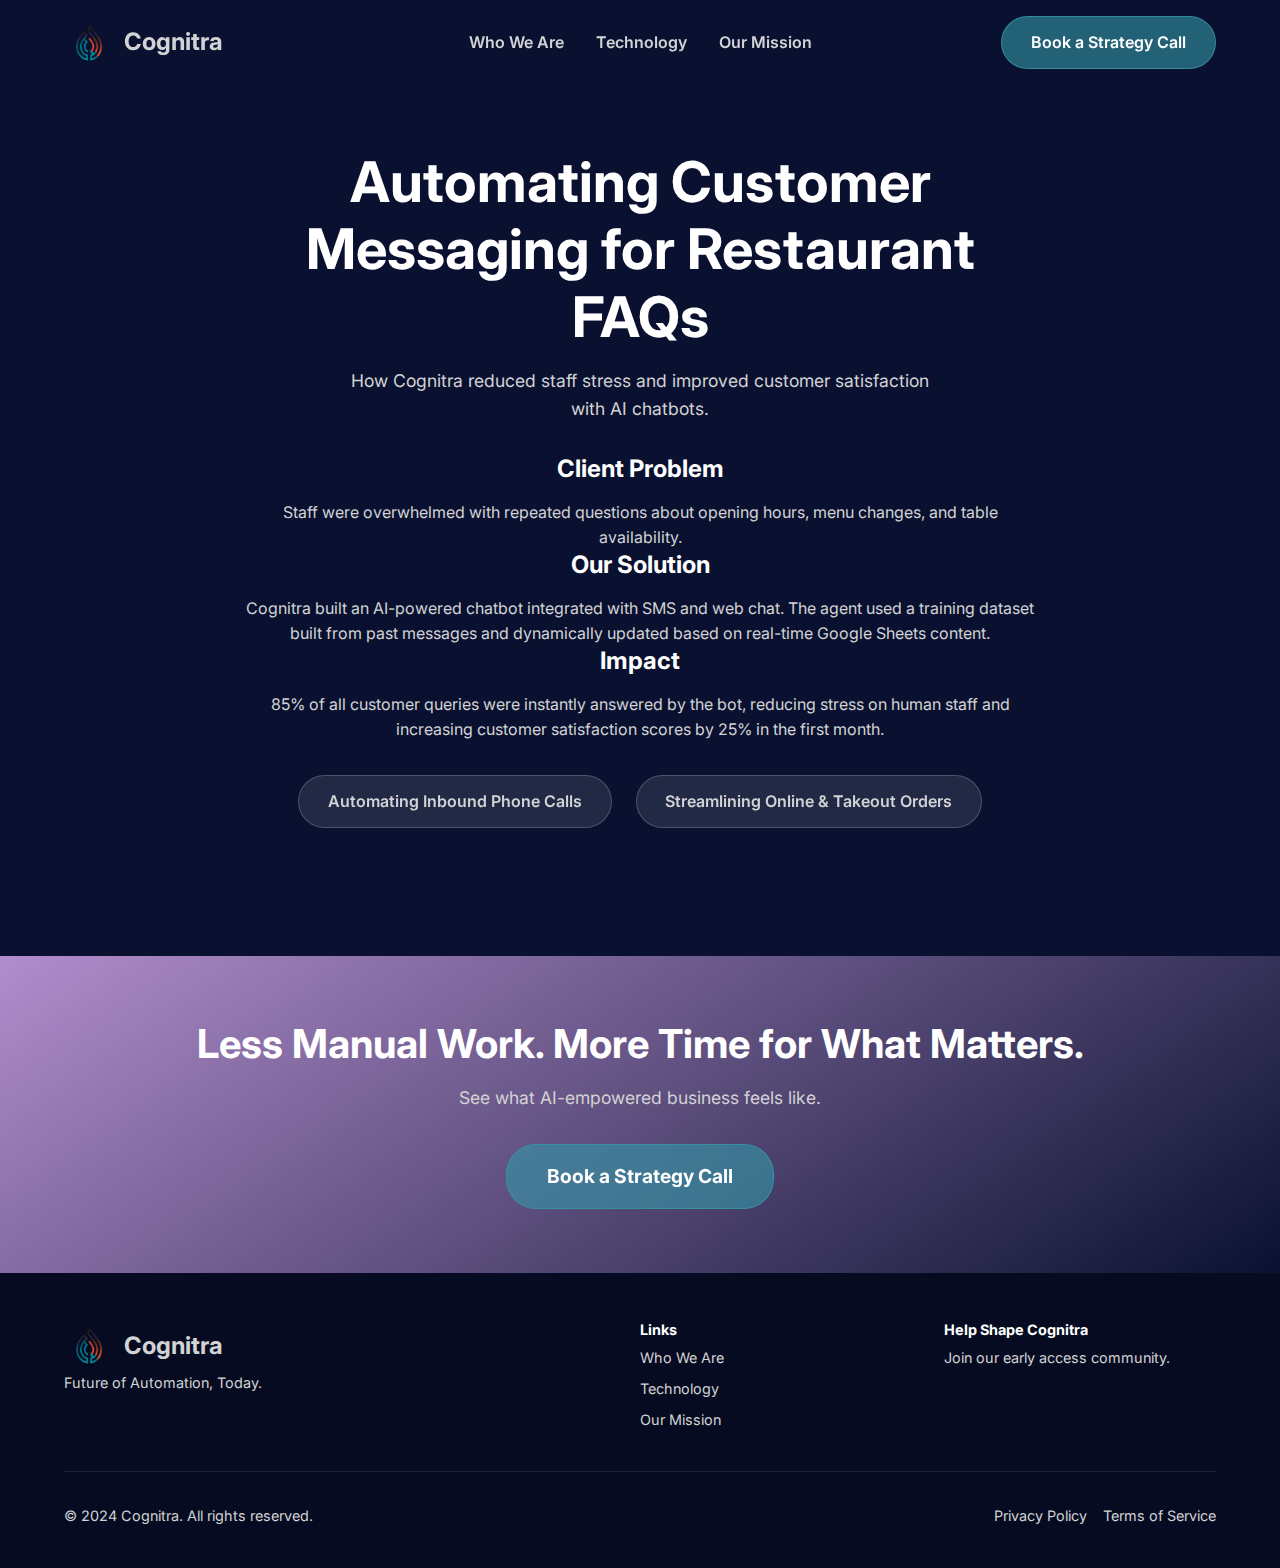
<file: pages/automating-messages.html>
<!DOCTYPE html>
<html lang="en">
<head>
    <meta charset="UTF-8">
    <meta name="viewport" content="width=device-width, initial-scale=1.0">
    <title>Automating Customer Messaging | Cognitra</title>
    <link rel="icon" href="../docs/assets/cognitralogo.png" type="image/png">
    <link rel="stylesheet" href="../style.css">
    <link rel="preconnect" href="https://fonts.googleapis.com">
    <link rel="preconnect" href="https://fonts.gstatic.com" crossorigin>
    <link href="https://fonts.googleapis.com/css2?family=Inter:wght@400;600;700&display=swap" rel="stylesheet">
    <link rel="stylesheet" href="https://cdnjs.cloudflare.com/ajax/libs/font-awesome/6.5.1/css/all.min.css">
</head>
<body class="subpage">
    <header>
        <nav class="container">
            <a href="../index.html" class="logo">
                <img src="../docs/assets/cognitralogo.png" alt="Cognitra Logo" class="logo-img">
                <span>Cognitra</span>
            </a>
            <ul>
                <li><a href="who-we-are.html">Who We Are</a></li>
                <li><a href="technology.html">Technology</a></li>
                <li><a href="our-mission.html">Our Mission</a></li>
            </ul>
            <div class="nav-buttons">
                <a href="#" class="btn btn-primary open-strategy-modal">Book a Strategy Call</a>
            </div>
        </nav>
    </header>
    <main>
        <section class="container">
            <div style="text-align: center; max-width: 800px; margin: 0 auto 4rem auto;">
                <h1>Automating Customer Messaging for Restaurant FAQs</h1>
                <p class="subheadline">How Cognitra reduced staff stress and improved customer satisfaction with AI chatbots.</p>
                <div style="margin: 0 auto; text-align: center;">
                    <h3>Client Problem</h3>
                    <p>Staff were overwhelmed with repeated questions about opening hours, menu changes, and table availability.</p>
                    <h3>Our Solution</h3>
                    <p>Cognitra built an AI-powered chatbot integrated with SMS and web chat. The agent used a training dataset built from past messages and dynamically updated based on real-time Google Sheets content.</p>
                    <h3>Impact</h3>
                    <p>85% of all customer queries were instantly answered by the bot, reducing stress on human staff and increasing customer satisfaction scores by 25% in the first month.</p>
                    <div class="blog-switch-buttons" style="display:flex; justify-content:center; gap:1.5rem; margin-top:2rem;">
                        <a href="automating-calls.html" class="btn btn-secondary">Automating Inbound Phone Calls</a>
                        <a href="automated-ordering.html" class="btn btn-secondary">Streamlining Online & Takeout Orders</a>
                    </div>
                </div>
            </div>
        </section>
        <!-- Bottom CTA Banner -->
        <section id="bottom-cta">
            <div class="container">
                <h2>Less Manual Work. More Time for What Matters.</h2>
                <p class="subheadline">See what AI-empowered business feels like.</p>
                <a href="#" class="btn btn-primary open-strategy-modal">Book a Strategy Call</a>
            </div>
        </section>
    </main>
    <footer>
        <div class="container">
            <div class="footer-main">
                <div class="footer-left">
                    <a href="../index.html" class="logo">
                        <img src="../docs/assets/cognitralogo.png" alt="Cognitra Logo" class="logo-img">
                        <span>Cognitra</span>
                    </a>
                    <p>Future of Automation, Today.</p>
                </div>
                <div class="footer-center">
                    <h4>Links</h4>
                    <ul>
                        <li><a href="who-we-are.html">Who We Are</a></li>
                        <li><a href="technology.html">Technology</a></li>
                        <li><a href="our-mission.html">Our Mission</a></li>
                    </ul>
                </div>
                <div class="footer-right">
                    <h4>Help Shape Cognitra</h4>
                    <p>Join our early access community.</p>
                </div>
            </div>
            <div class="footer-bottom">
                <p>&copy; 2024 Cognitra. All rights reserved.</p>
                <ul>
                    <li><a href="#">Privacy Policy</a></li>
                    <li><a href="#">Terms of Service</a></li>
                </ul>
            </div>
        </div>
    </footer>
    <script src="../script.js"></script>
    <!-- Modal Popup for Strategy Call (shared) -->
    <div id="strategy-modal-overlay" class="modal-overlay">
        <div class="modal-window">
            <form id="strategy-contact-form" class="contact-form">
                <h2>Contact Us</h2>
                <label for="contact-name">Name & Surname</label>
                <input type="text" id="contact-name" name="name" required placeholder="Your full name">
                <label for="contact-email">Email</label>
                <input type="email" id="contact-email" name="email" required placeholder="you@email.com">
                <label for="contact-position">Position & Company</label>
                <input type="text" id="contact-position" name="position" required placeholder="Your position & company">
                <label for="contact-message">Brief Description</label>
                <textarea id="contact-message" name="message" rows="4" required placeholder="How can we help you?"></textarea>
                <button type="submit" class="btn btn-primary" id="send-contact-btn">Send</button>
            </form>
        </div>
    </div>
</body>
</html>
</file>
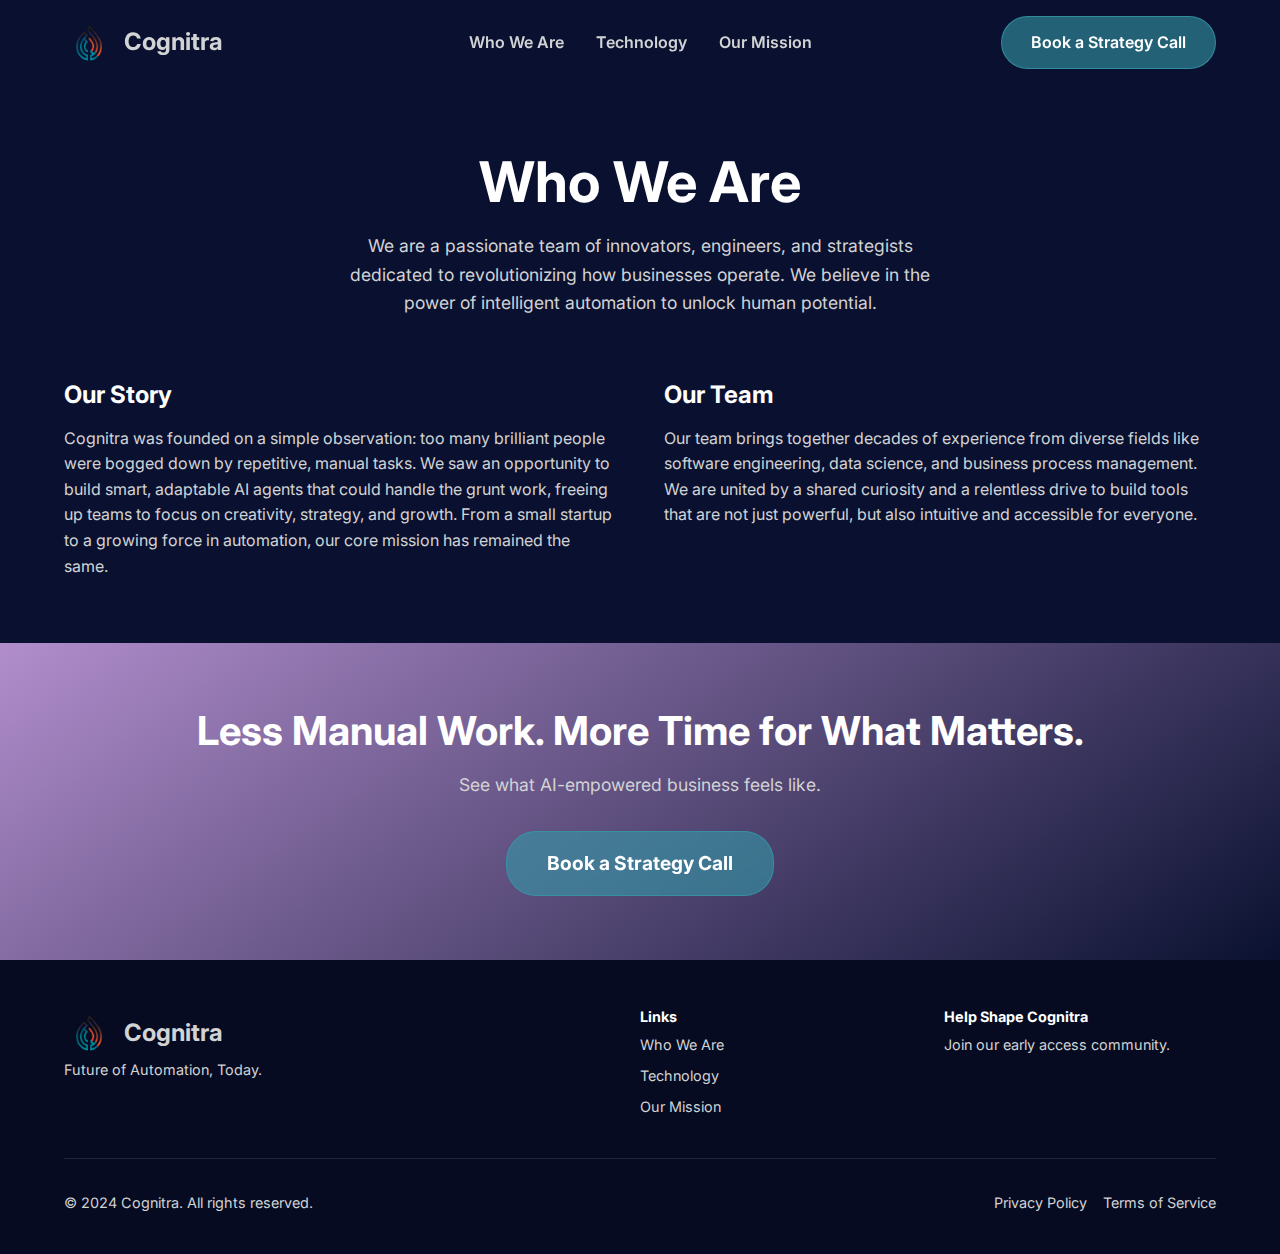
<file: pages/who-we-are.html>
<!DOCTYPE html>
<html lang="en">
<head>
    <meta charset="UTF-8">
    <meta name="viewport" content="width=device-width, initial-scale=1.0">
    <title>Who We Are - Cognitra</title>
    <link rel="icon" href="../docs/assets/cognitralogo.png" type="image/png">
    <link rel="stylesheet" href="../style.css">
    <link rel="preconnect" href="https://fonts.googleapis.com">
    <link rel="preconnect" href="https://fonts.gstatic.com" crossorigin>
    <link href="https://fonts.googleapis.com/css2?family=Inter:wght@400;600;700&display=swap" rel="stylesheet">
    <link rel="stylesheet" href="https://cdnjs.cloudflare.com/ajax/libs/font-awesome/6.5.1/css/all.min.css">
</head>
<body class="subpage">

    <header>
        <nav class="container">
            <a href="../index.html" class="logo">
                <img src="../docs/assets/cognitralogo.png" alt="Cognitra Logo" class="logo-img">
                <span>Cognitra</span>
            </a>
            <ul>
                <li><a href="who-we-are.html">Who We Are</a></li>
                <li><a href="technology.html">Technology</a></li>
                <li><a href="our-mission.html">Our Mission</a></li>
            </ul>
            <div class="nav-buttons">
                <a href="#" class="btn btn-primary open-strategy-modal">Book a Strategy Call</a>
            </div>
        </nav>
    </header>

    <main>
        <!-- Main content for the 'Who We Are' page goes here -->
        <section class="container">
            <div style="text-align: center; max-width: 800px; margin: 0 auto 4rem auto;">
                <h1>Who We Are</h1>
                <p class="subheadline">We are a passionate team of innovators, engineers, and strategists dedicated to revolutionizing how businesses operate. We believe in the power of intelligent automation to unlock human potential.</p>
            </div>

            <div class="columns">
                <div class="column">
                    <h3>Our Story</h3>
                    <p>Cognitra was founded on a simple observation: too many brilliant people were bogged down by repetitive, manual tasks. We saw an opportunity to build smart, adaptable AI agents that could handle the grunt work, freeing up teams to focus on creativity, strategy, and growth. From a small startup to a growing force in automation, our core mission has remained the same.</p>
                </div>
                <div class="column">
                    <h3>Our Team</h3>
                    <p>Our team brings together decades of experience from diverse fields like software engineering, data science, and business process management. We are united by a shared curiosity and a relentless drive to build tools that are not just powerful, but also intuitive and accessible for everyone.</p>
                </div>
            </div>
        </section>

        <!-- Bottom CTA Banner -->
        <section id="bottom-cta">
            <div class="container">
                <h2>Less Manual Work. More Time for What Matters.</h2>
                <p class="subheadline">See what AI-empowered business feels like.</p>
                <a href="#" class="btn btn-primary open-strategy-modal">Book a Strategy Call</a>
            </div>
        </section>
    </main>

    <footer>
        <div class="container">
            <div class="footer-main">
                <div class="footer-left">
                    <a href="../index.html" class="logo">
                        <img src="../docs/assets/cognitralogo.png" alt="Cognitra Logo" class="logo-img">
                        <span>Cognitra</span>
                    </a>
                    <p>Future of Automation, Today.</p>
                </div>
                <div class="footer-center">
                    <h4>Links</h4>
                    <ul>
                        <li><a href="who-we-are.html">Who We Are</a></li>
                        <li><a href="technology.html">Technology</a></li>
                        <li><a href="our-mission.html">Our Mission</a></li>
                    </ul>
                </div>
                <div class="footer-right">
                    <h4>Help Shape Cognitra</h4>
                    <p>Join our early access community.</p>
                </div>
            </div>
            <div class="footer-bottom">
                <p>&copy; 2024 Cognitra. All rights reserved.</p>
                <ul>
                    <li><a href="#">Privacy Policy</a></li>
                    <li><a href="#">Terms of Service</a></li>
                </ul>
            </div>
        </div>
    </footer>

    <script src="../script.js"></script>
</main>

<!-- Modal Popup for Strategy Call (shared) -->
<div id="strategy-modal-overlay" class="modal-overlay">
    <div class="modal-window">
        <form id="strategy-contact-form" class="contact-form">
            <h2>Contact Us</h2>
            <label for="contact-name">Name & Surname</label>
            <input type="text" id="contact-name" name="name" required placeholder="Your full name">

            <label for="contact-email">Email</label>
            <input type="email" id="contact-email" name="email" required placeholder="you@email.com">

            <label for="contact-position">Position & Company</label>
            <input type="text" id="contact-position" name="position" required placeholder="Your position & company">

            <label for="contact-message">Brief Description</label>
            <textarea id="contact-message" name="message" rows="4" required placeholder="How can we help you?"></textarea>

            <button type="submit" class="btn btn-primary" id="send-contact-btn">Send</button>
        </form>
    </div>
</div>
</body>
</html>
</file>
<file: style.css>
@media (max-width: 600px) {
    nav ul {
        display: none;
        position: absolute;
        top: 100%;
        right: 0;
        left: auto;
        background: rgba(10,17,48,0.98);
        flex-direction: column;
        gap: 0;
        z-index: 2001;
        box-shadow: 0 4px 16px rgba(0,0,0,0.08);
        min-width: 220px;
        max-width: 90vw;
        border-radius: 0 0 0 16px;
        align-items: flex-end;
        text-align: right;
    }
    nav ul.open {
        display: flex;
    }
    nav ul li {
        width: 100%;
        text-align: right;
        padding-right: 1.2rem;
    }
    nav ul li.mobile-only .btn {
        width: 90%;
        margin: 0.7rem auto;
        font-size: 1.1rem;
        text-align: center;
    }
}
@media (max-width: 600px) {
    .steps {
        display: grid !important;
        grid-template-columns: 1fr 1fr !important;
        grid-template-rows: 1fr 1fr !important;
        gap: 1rem !important;
        justify-items: center !important;
        align-items: stretch !important;
        width: 100% !important;
        margin: 0 auto !important;
    }
    .step {
        width: 100% !important;
        min-width: 0 !important;
        margin: 0 !important;
        text-align: center !important;
        box-sizing: border-box !important;
    }
}
/* --- Responsive 2x2 Steps Grid for Mobile --- */
@media (max-width: 600px) {
    .steps {
        display: grid !important;
        grid-template-columns: 1fr 1fr !important;
        grid-template-rows: 1fr 1fr !important;
        gap: 1rem !important;
        justify-items: center;
        align-items: center;
        width: 100%;
        margin: 0 auto;
    }
    .step {
        min-width: 0;
        width: 100%;
        box-sizing: border-box;
        margin: 0 !important;
        text-align: center;
    }
}
/* --- Utility Classes for Responsive Nav --- */
.mobile-only { display: none !important; }
.desktop-only { display: flex !important; }
@media (max-width: 600px) {
    .mobile-only { display: block !important; width: 100%; text-align: center; }
    .desktop-only { display: none !important; }
    nav ul li.mobile-only .btn { width: 90%; margin: 0.7rem auto; font-size: 1.1rem; }
}
/* --- Centering and Scaling for Mobile --- */
@media (max-width: 900px) {
    body, main, .container, section, .footer-main, .footer-bottom, .case-study-cards, .columns, .image-gallery, .image-text-split {
        align-items: center !important;
        justify-content: center !important;
        text-align: center !important;
    }
    .container { width: 99%; padding: 1.2rem 0; }
    h1 { font-size: 1.5rem; }
    h2 { font-size: 1.1rem; }
    h3 { font-size: 0.95rem; }
    .logo-img { height: 24px; }
    .btn, .btn-primary, .btn-secondary, .btn-ghost { font-size: 0.95rem; padding: 0.5rem 0.9rem; }
    .agent-showcase .agent-window { padding: 1rem 0.2rem; }
    .case-study-cards { gap: 1rem; }
    .columns { gap: 1rem; }
    .image-gallery { gap: 0.5rem; }
    .image-text-split { gap: 1rem; }
    .footer-main { gap: 1rem; }
    .footer-bottom ul { gap: 0.3rem; }
    .modal-window { min-width: 98vw; max-width: 99vw; padding: 0.5rem 0.1rem; }
    .contact-form { max-width: 99vw; }
}
/* --- Mobile Responsive Styles --- */
@media (max-width: 900px) {
    .container {
        width: 96%;
        padding: 2rem 0;
    }
    h1 { font-size: 2.2rem; }
    h2 { font-size: 1.5rem; }
    h3 { font-size: 1.1rem; }
    .logo-img { height: 36px; }
    .nav-buttons .btn { padding: 0.6rem 1.2rem; font-size: 1rem; }
    .agent-showcase .agent-window { padding: 2rem 0.5rem; }
    .case-study-cards { flex-direction: column; gap: 1.5rem; }
    .columns { flex-direction: column; gap: 2rem; }
    .image-gallery { flex-direction: column; gap: 1rem; }
    .image-gallery img { max-width: 100%; }
    .image-text-split { flex-direction: column; gap: 2rem; }
    .image-text-split .image-container, .image-text-split .text-container { width: 100%; }
    .footer-main { flex-direction: column; gap: 2rem; }
    .footer-bottom ul { flex-direction: column; gap: 0.5rem; align-items: flex-start; }
    .modal-window { min-width: 90vw; max-width: 98vw; padding: 1.2rem 0.5rem; }
    .contact-form { max-width: 98vw; }
}

@media (max-width: 600px) {
    header .container {
        grid-template-columns: 1fr auto;
        padding: 0.5rem 0;
    }
    nav ul {
        display: none;
        position: absolute;
        top: 100%;
        left: 0;
        right: 0;
        background: rgba(10,17,48,0.98);
        flex-direction: column;
        gap: 0;
        z-index: 2001;
        box-shadow: 0 4px 16px rgba(0,0,0,0.08);
    }
    nav ul.open {
        display: flex;
    }
    .nav-buttons { gap: 0.5rem; }
    .btn, .btn-primary, .btn-secondary, .btn-ghost { font-size: 1rem; padding: 0.7rem 1.1rem; }
    .modal-window { min-width: 98vw; max-width: 99vw; padding: 0.7rem 0.2rem; }
    .contact-form { max-width: 99vw; }
    .logo { font-size: 1.1rem; }
    .logo-img { height: 28px; }
}

/* Hamburger menu styles */
.nav-toggle {
    display: none;
    background: none;
    border: none;
    font-size: 2rem;
    color: var(--text-primary);
    cursor: pointer;
    z-index: 2002;
}
@media (max-width: 600px) {
    .nav-toggle {
        display: block;
        position: absolute;
        top: 1.5rem;
        right: 1.5rem;
        left: auto;
        z-index: 3000;
    }
}
/* --- Contact Form Styles (Modal) --- */
.contact-form {
    width: 100%;
    max-width: 400px;
    display: flex;
    flex-direction: column;
    gap: 1rem;
    color: var(--text-primary);
}
.contact-form h2 {
    text-align: center;
    margin-bottom: 0.5rem;
    color: var(--text-primary);
    font-size: 1.6rem;
}
.contact-form label {
    font-weight: 600;
    color: var(--text-secondary);
    margin-bottom: 0.2rem;
}
.contact-form input,
.contact-form textarea {
    padding: 0.7rem 1rem;
    border-radius: 10px;
    border: 1px solid rgba(255,255,255,0.18);
    background: rgba(255,255,255,0.08);
    color: var(--text-primary);
    font-size: 1rem;
    outline: none;
    transition: border 0.2s;
}
.contact-form input:focus,
.contact-form textarea:focus {
    border: 1.5px solid var(--accent-primary);
}
.contact-form textarea {
    resize: vertical;
    min-height: 80px;
    max-height: 200px;
}
.contact-form .btn {
    margin-top: 0.5rem;
    width: 100%;
}
/* --- Modal Popup Styles --- */
.modal-overlay {
    display: none;
    position: fixed;
    top: 0;
    left: 0;
    width: 100vw;
    height: 100vh;
    background: rgba(20, 24, 40, 0.55);
    backdrop-filter: blur(12px) saturate(120%);
    -webkit-backdrop-filter: blur(12px) saturate(120%);
    z-index: 2000;
    justify-content: center;
    align-items: center;
    transition: background 0.3s cubic-bezier(0.4,0,0.2,1);
    animation: fadeInBg 0.4s cubic-bezier(0.4,0,0.2,1);
}

.modal-overlay.active {
    display: flex;
}

.modal-window {
    background: rgba(255,255,255,0.13);
    border-radius: 24px;
    box-shadow: 0 8px 40px 0 rgba(52,151,166,0.18), 0 1.5px 8px 0 rgba(0,0,0,0.10);
    padding: 2.5rem 2rem;
    min-width: 340px;
    min-height: 180px;
    max-width: 95vw;
    max-height: 90vh;
    display: flex;
    flex-direction: column;
    align-items: center;
    justify-content: center;
    opacity: 0;
    transform: translateY(-40px) scale(0.98);
    animation: modalIn 0.35s cubic-bezier(0.4,0,0.2,1) forwards;
}

@keyframes fadeInBg {
    from { background: rgba(20,24,40,0.0); }
    to   { background: rgba(20,24,40,0.55); }
}

@keyframes modalIn {
    from {
        opacity: 0;
        transform: translateY(-40px) scale(0.98);
    }
    to {
        opacity: 1;
        transform: translateY(0) scale(1);
    }
}
:root {
    --bg-dark: #0a1130;
    --bg-card: #1c1c1c;
    --text-primary: #ffffff;
    --text-secondary: #d2d3d4;
    --accent-primary: #3497a6;
    --accent-secondary: #db3813;
    --bg-gradient-start: #0a1130;
    --bg-gradient-end: #b18dcc;
}

/* --- Global Styles & Resets --- */
* {
    margin: 0;
    padding: 0;
    box-sizing: border-box;
}

body {
    font-family: 'Inter', sans-serif;
    background-color: var(--bg-dark);
    color: var(--text-secondary);
    line-height: 1.6;
}

h1, h2, h3, h4 {
    color: var(--text-primary);
    line-height: 1.2;
    margin-bottom: 1rem;
}

h1 { font-size: 3.5rem; }
h2 { font-size: 2.5rem; }
h3 { font-size: 1.5rem; }

a {
    color: var(--accent-primary);
    text-decoration: none;
    transition: color 0.3s ease;
}

a:hover {
    color: var(--accent-secondary);
}

ul {
    list-style: none;
}

.container {
    width: 90%;
    max-width: 1200px;
    margin: 0 auto;
    padding: 4rem 0;
}

.subheadline {
    color: var(--text-secondary);
    font-size: 1.1rem;
    max-width: 600px;
    margin: 0 auto 2rem auto;
}

/* --- Buttons --- */
.btn {
    display: inline-block;
    padding: 0.8rem 1.8rem;
    border-radius: 30px; /* More rounded corners */
    font-weight: 600;
    text-align: center;
    transition: all 0.3s ease;
    border: 1px solid transparent; /* Base border */
    backdrop-filter: blur(8px);
    -webkit-backdrop-filter: blur(8px);
}

.btn-primary {
    background-color: rgba(52, 151, 166, 0.6); /* Translucent Accent */
    color: var(--text-primary);
    border-color: rgba(52, 151, 166, 0.8);
}

.btn-primary:hover {
    background-color: var(--accent-secondary);
    border-color: var(--accent-secondary);
    color: var(--text-primary);
}

.btn-secondary {
    background-color: rgba(255, 255, 255, 0.1);
    color: var(--text-secondary);
    border-color: rgba(255, 255, 255, 0.2);
}

.btn-secondary:hover {
    background-color: var(--accent-secondary);
    border-color: var(--accent-secondary);
    color: var(--text-primary);
}

.btn-ghost {
    background-color: rgba(255, 255, 255, 0.05);
    color: var(--text-secondary);
    border: 1px solid var(--text-secondary);
}

.btn-ghost:hover {
    background-color: var(--text-secondary);
    color: var(--bg-dark);
    backdrop-filter: none;
    -webkit-backdrop-filter: none;
}

.btn-icon {
    border: 1px solid rgba(255, 255, 255, 0.2);
    color: var(--text-primary);
    border-radius: 50%;
    width: 40px;
    height: 40px;
    display: inline-flex;
    align-items: center;
    justify-content: center;
    background-color: rgba(255, 255, 255, 0.1);
    backdrop-filter: blur(5px);
    -webkit-backdrop-filter: blur(5px);
}

/* --- Header & Navigation --- */
header {
    position: absolute; /* Lifts the header to float over content */
    top: 0;
    left: 0;  /* Ensures it spans the full width */
    right: 0; /* Ensures it spans the full width */
    z-index: 1000;
    transition: background-color 0.4s ease, border-color 0.4s ease;
}

header.scrolled {
    position: fixed; /* Becomes fixed to stick to the top on scroll */
    /* Switched to a lighter, more translucent background for a "glassmorphism" effect */
    background-color: rgba(255, 255, 255, 0.1);
    backdrop-filter: blur(15px); /* Increased blur for a more pronounced glass effect */
    -webkit-backdrop-filter: blur(15px); /* For Safari support */
    border-bottom: 1px solid rgba(255, 255, 255, 0.15);
}

/* Subpage header style to prevent it from being transparent and absolute */
body.subpage header {
    position: sticky;
    background-color: rgba(10, 17, 48, 0.85);
    backdrop-filter: blur(15px);
    -webkit-backdrop-filter: blur(15px);
}

header .container {
    display: grid;
    grid-template-columns: 1fr auto 1fr;
    align-items: center;
    padding: 1rem 0;
}

.logo {
    display: flex;
    align-items: center;
    gap: 0.6rem;
    font-size: 1.5rem;
    font-weight: 700;
    color: var(--text-secondary);
    grid-column: 1;
    justify-self: start;
}

.logo-img {
    height: 50px; /* You can adjust this value */
    width: auto;
}

nav ul {
    display: flex;
    gap: 2rem;
    grid-column: 2;
}

nav ul a {
    color: var(--text-secondary);
    font-weight: 600;
}

.nav-buttons {
    display: flex;
    align-items: center;
    gap: 1rem;
    grid-column: 3;
    justify-self: end;
}

/* --- Hero Section --- */
#hero {
    text-align: center;
    background: linear-gradient(145deg, var(--bg-gradient-end), var(--bg-gradient-start));
}

#hero .container {
    padding-top: 6rem;
    padding-bottom: 6rem;
}

.cta-buttons {
    margin-bottom: 3rem;
    display: flex;
    justify-content: center;
    gap: 1rem;
}

.agent-showcase .agent-window {
    background-color: rgba(28, 28, 28, 0.4);
    backdrop-filter: blur(12px);
    -webkit-backdrop-filter: blur(12px);
    border: 1px solid rgba(255, 255, 255, 0.1);
    border-radius: 16px; /* More rounded */
    margin: 0 auto 1.5rem auto;
    max-width: 800px;
    box-shadow: 0 0 30px rgba(177, 141, 204, 0.3);
    animation: soft-glow 4s infinite alternate;
}

.agent-showcase .agent-window img {
    width: 100%;
    display: block;
    border-radius: 16px; /* Match container's border-radius */
    object-fit: cover;
}

@keyframes soft-glow {
    from { box-shadow: 0 0 30px rgba(177, 141, 204, 0.2); }
    to { box-shadow: 0 0 45px rgba(52, 151, 166, 0.4); }
}

/* --- General Section Styling --- */
.dark-section {
    text-align: center;
}

.dark-section h2 {
    max-width: 700px;
    margin-left: auto;
    margin-right: auto;
}

/* --- Workflows Section --- */
.toggle-tabs {
    margin: 2rem 0;
    display: flex;
    justify-content: center;
    gap: 0.5rem;
}

.toggle-tabs button {
    background: rgba(255, 255, 255, 0.1);
    backdrop-filter: blur(5px);
    -webkit-backdrop-filter: blur(5px);
    color: var(--text-secondary);
    border: 1px solid rgba(255, 255, 255, 0.15);
    padding: 0.7rem 1.5rem;
    border-radius: 8px; /* More rounded */
    cursor: pointer;
    font-size: 1rem;
    transition: background-color 0.3s ease;
}

.toggle-tabs button:hover {
    background: rgba(255, 255, 255, 0.2);
}

.toggle-tabs button.active {
    background: var(--accent-primary);
    color: var(--text-primary);
    border-color: var(--accent-primary);
}

.flow-diagram-window {
    background-color: rgba(28, 28, 28, 0.4);
    backdrop-filter: blur(12px);
    -webkit-backdrop-filter: blur(12px);
    border: 1px solid rgba(255, 255, 255, 0.1);
    border-radius: 16px;
    min-height: 220px; /* Adjusted min-height */
    overflow: hidden; /* Ensures image corners are rounded */
    max-width: 600px; /* Making the container even smaller */
    margin: 0 auto; /* Centering the container */
}

.flow-diagram-window img {
    width: 100%;
    height: auto;
    display: block;
    opacity: 1;
    transform: translateX(0);
    transition: opacity 0.35s cubic-bezier(0.4, 0, 0.2, 1), transform 0.35s cubic-bezier(0.4, 0, 0.2, 1);
}

/* Carousel animation classes */
.flow-diagram-window img.slide-out {
    opacity: 0;
    transform: translateX(-50px); /* Slide out to the left */
}
.flow-diagram-window img.slide-in {
    transition: none; /* Snap to position instantly */
    transform: translateX(50px); /* Start position for sliding in from the right */
}

/* --- Workforce Section --- */
.columns {
    display: flex;
    gap: 3rem;
    text-align: left;
    margin-top: 3rem;
}
.column { flex: 1; }

.image-text-split {
    display: flex;
    align-items: center;
    gap: 3rem;
    margin-top: 3rem;
    flex-wrap: wrap; /* Wrap on smaller screens */
}

.image-text-split .image-container {
    flex: 1 1 40%;
}

.image-text-split .text-container {
    flex: 1 1 55%;
    text-align: left;
}

.single-column-text {
    max-width: 800px;
    margin: 0 auto 3rem auto;
    text-align: center;
}

.image-gallery {
    display: flex;
    justify-content: center;
    gap: 2rem;
    margin-top: 3rem;
    flex-wrap: wrap; /* Allow images to wrap on smaller screens */
}

.image-gallery img {
    flex: 1 1 250px; /* Reduced flex-basis */
    max-width: 280px; /* Reduced max-width to make images smaller */
    height: 180px; /* Reduced height to maintain aspect */
    object-fit: cover; /* Prevents image distortion */
    border-radius: 16px;
    border: 1px solid rgba(255, 255, 255, 0.1);
}

.image-text-split .image-container img {
    width: 100%;
    height: auto;
    border-radius: 16px;
    border: 1px solid rgba(255, 255, 255, 0.1);
    display: block; /* Removes any extra space below the image */
}

/* --- Integrations Section --- */
.integrations-visual {
    position: relative;
    min-height: 150px;
    display: flex;
    align-items: center;
    justify-content: center;
    gap: 4rem;
}
.node {
    width: 20px;
    height: 20px;
    background-color: var(--accent-primary);
    border-radius: 50%;
    animation: pulse 2s infinite;
}
.node:nth-child(2) { animation-delay: 0.5s; }
.node:nth-child(3) { animation-delay: 1s; }

@keyframes pulse {
    0% { transform: scale(0.95); box-shadow: 0 0 0 0 rgba(52, 151, 166, 0.7); }
    70% { transform: scale(1); box-shadow: 0 0 0 10px rgba(52, 151, 166, 0); }
    100% { transform: scale(0.95); box-shadow: 0 0 0 0 rgba(52, 151, 166, 0); }
}

/* --- Case Studies Section --- */
.case-study-cards {
    display: grid;
    grid-template-columns: repeat(auto-fit, minmax(300px, 1fr));
    gap: 2rem;
    text-align: left;
}
.card {
    background-color: rgba(28, 28, 28, 0.4);
    backdrop-filter: blur(12px);
    -webkit-backdrop-filter: blur(12px);
    border: 1px solid rgba(255, 255, 255, 0.1);
    padding: 2rem;
    border-radius: 16px; /* More rounded */
    box-shadow: 0 4px 15px rgba(0,0,0,0.2);
    display: flex;
    flex-direction: column;
}
.card .tag {
    display: inline-block;
    background-color: rgba(255,255,255,0.1);
    padding: 0.2rem 0.8rem;
    border-radius: 5px;
    margin-bottom: 1rem;
    font-size: 0.9rem;
}
.card .outcome { font-size: 1.2rem; font-weight: 600; color: var(--text-primary); margin: 1rem 0; }
.card .btn-secondary { margin-top: auto; } /* Pushes button to the bottom */
.card .btn-secondary:hover { background-color: var(--accent-secondary); }

/* --- How It Works Section --- */
.steps {
    display: grid;
    grid-template-columns: repeat(auto-fit, minmax(250px, 1fr));
    gap: 2rem;
    margin-top: 3rem;
    text-align: left;
}
.step-number {
    font-size: 2rem;
    font-weight: 700;
    color: var(--accent-primary);
}

/* --- Bottom CTA Banner --- */
#bottom-cta {
    background: linear-gradient(145deg, var(--bg-gradient-end), var(--bg-gradient-start));
    text-align: center;
}
#bottom-cta .btn-primary {
    font-size: 1.2rem;
    font-weight: 700;
    padding: 1rem 2.5rem;
}

/* --- Footer --- */
footer {
    background-color: #060b21; /* Slightly different dark shade for footer */
    font-size: 0.9rem;
}
footer .container { padding-top: 3rem; padding-bottom: 2rem; }
.footer-main {
    display: flex;
    justify-content: space-between;
    gap: 2rem;
    padding-bottom: 2rem;
    border-bottom: 1px solid rgba(255, 255, 255, 0.1);
}
.footer-left { flex: 2; }
.footer-center, .footer-right { flex: 1; }
footer h4 { margin-bottom: 0.5rem; }
footer ul li { margin-bottom: 0.5rem; }
footer ul a { color: var(--text-secondary); }
footer ul a:hover { color: var(--accent-secondary); }
.footer-bottom {
    display: flex;
    justify-content: space-between;
    padding-top: 2rem;
    color: var(--text-secondary);
}
.footer-bottom ul { display: flex; gap: 1rem; }

```

This code provides a solid foundation. For full functionality, you would need to add JavaScript to handle the active states for the toggle tabs and to power the case study slider.

<!--
[PROMPT_SUGGESTION]Add JavaScript to make the "Enterprise-Grade AI Workflows" toggle tabs functional.[/PROMPT_SUGGESTION]
[PROMPT_SUGGESTION]Can you make the navigation bar responsive for mobile devices?[/PROMPT_SUGGESTION]
</file>
